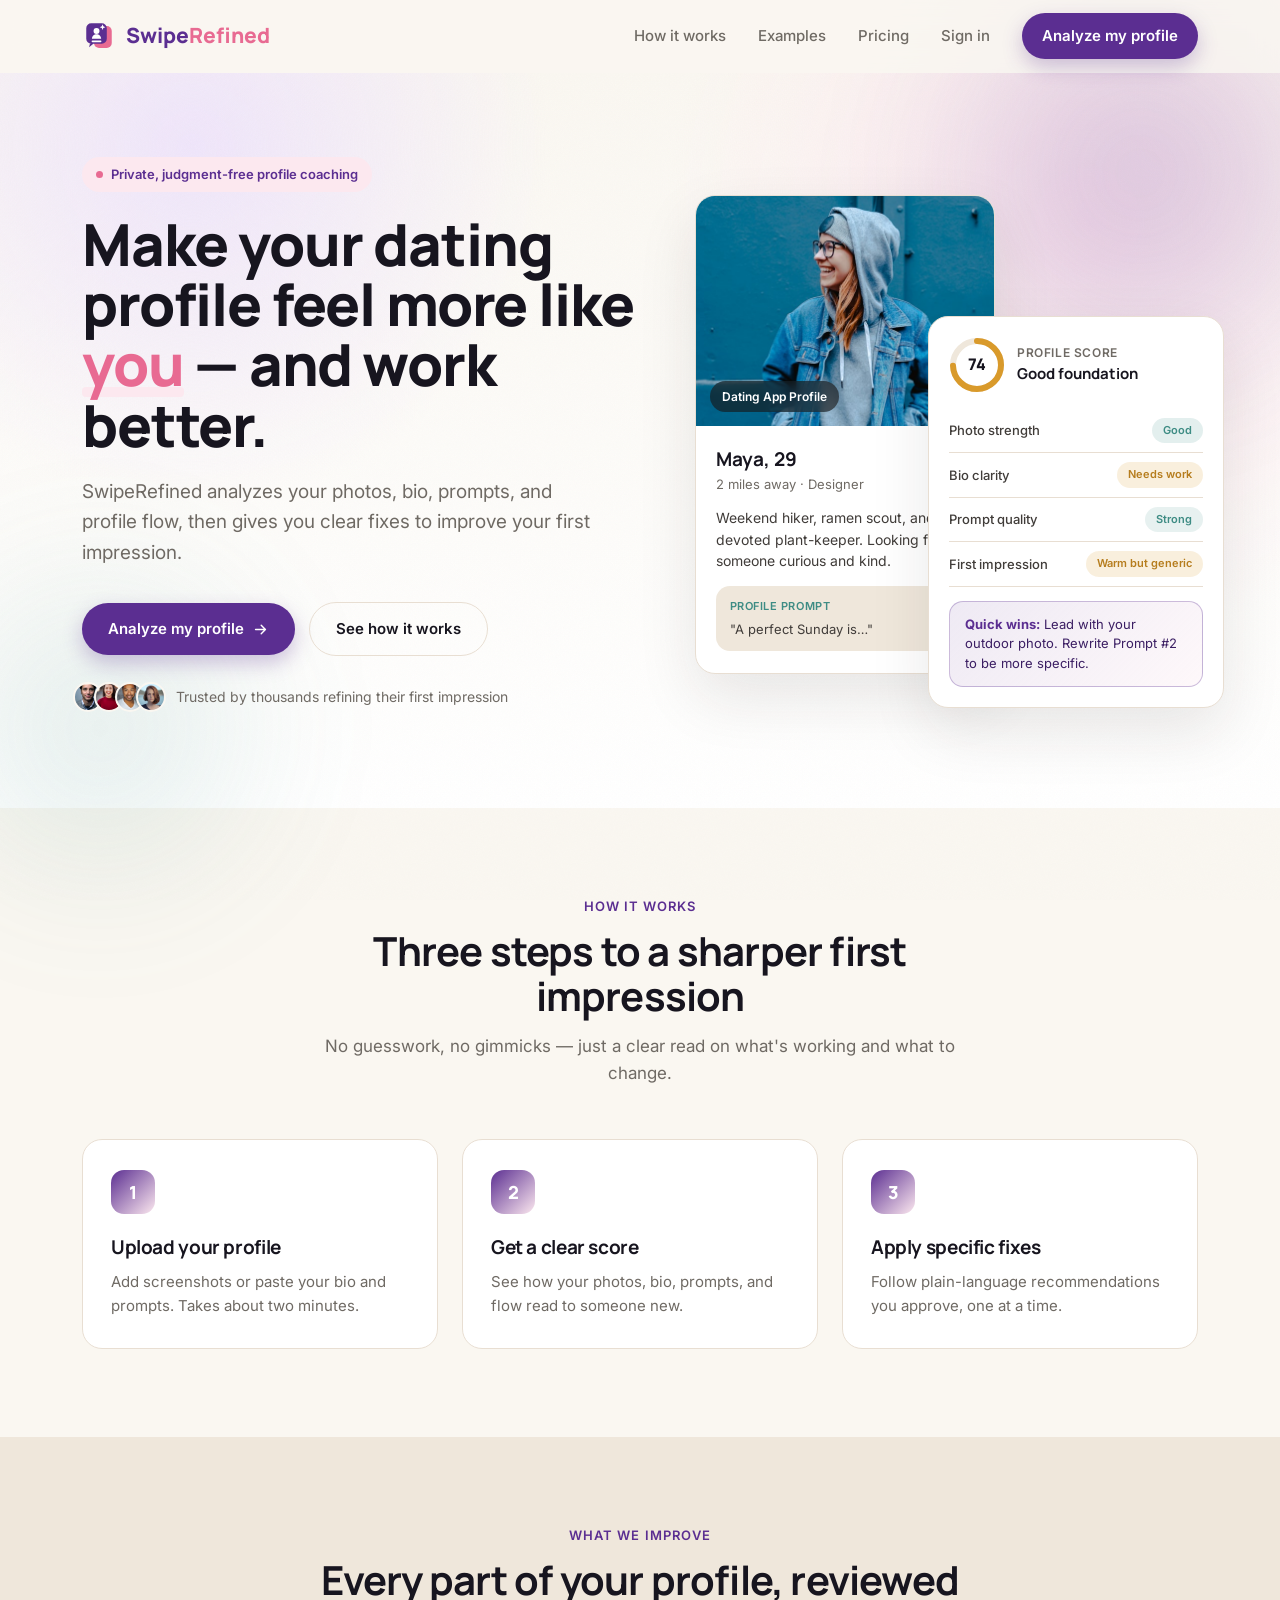
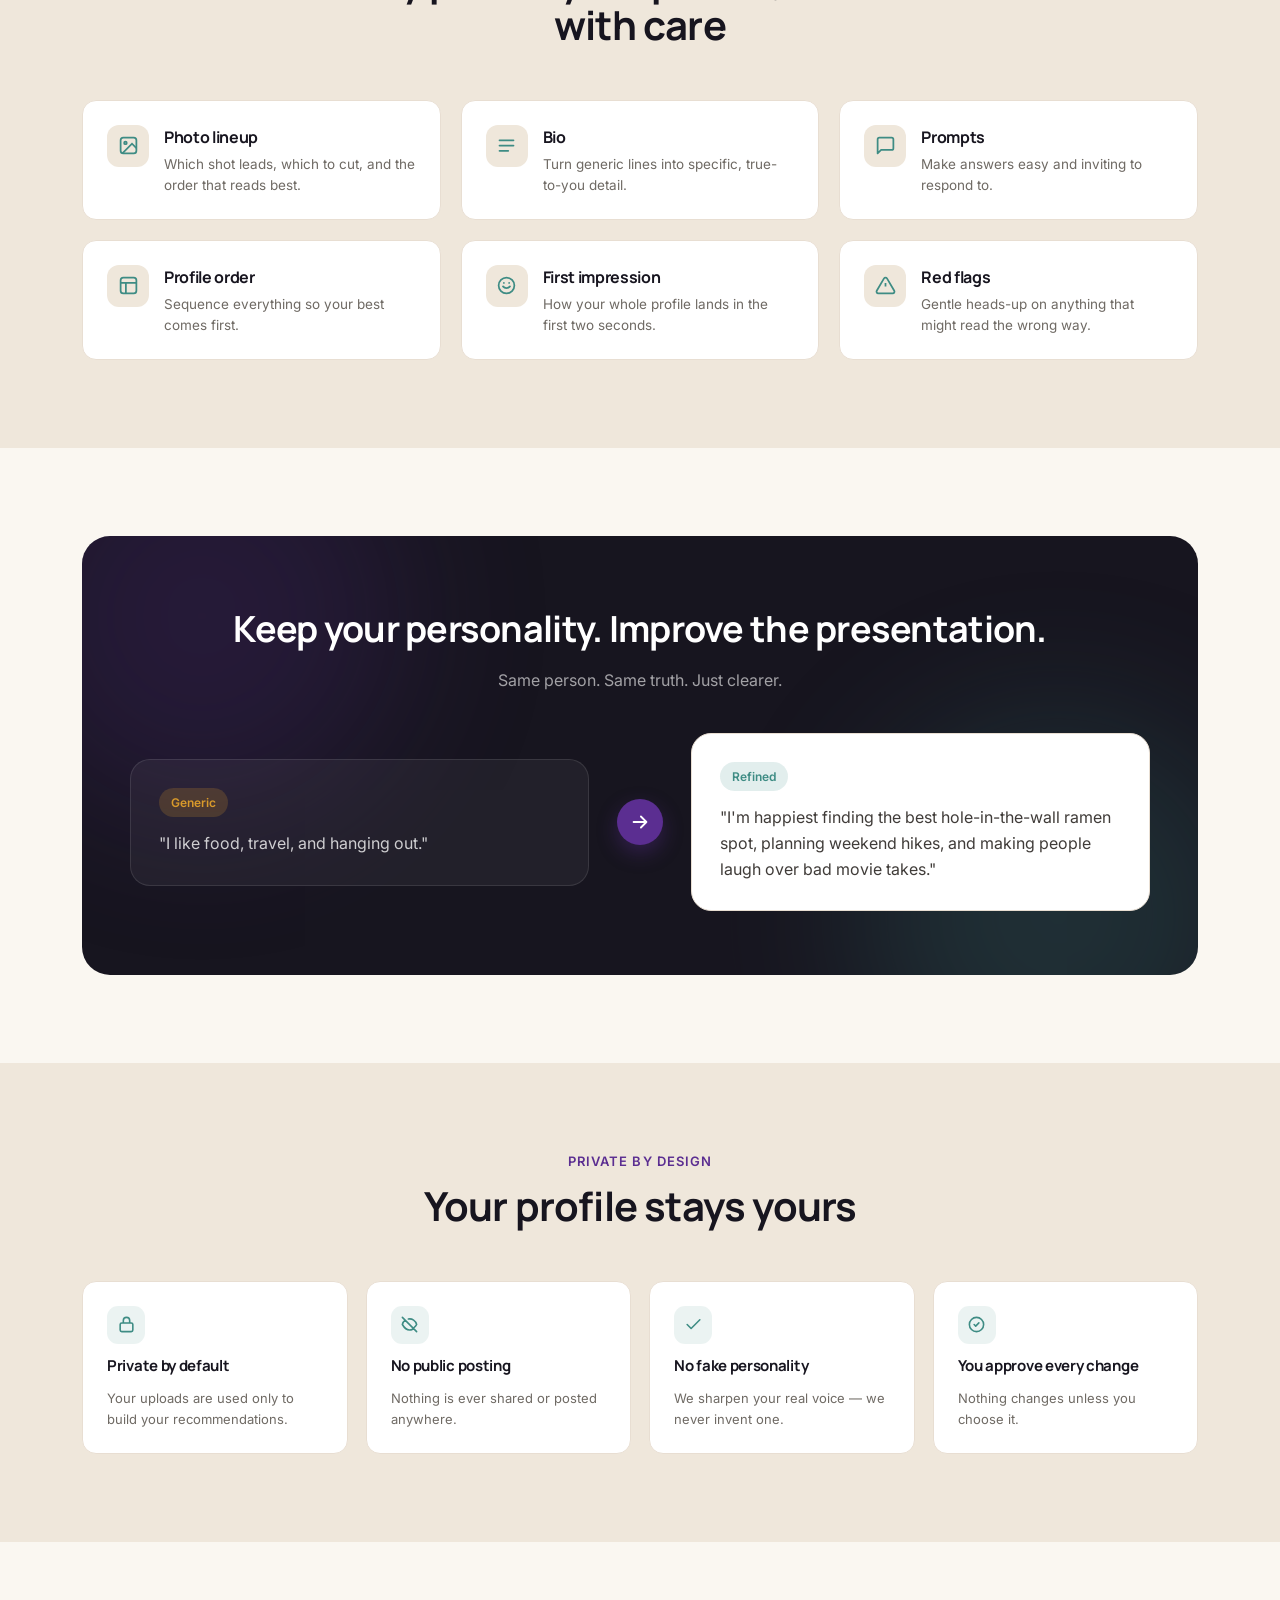
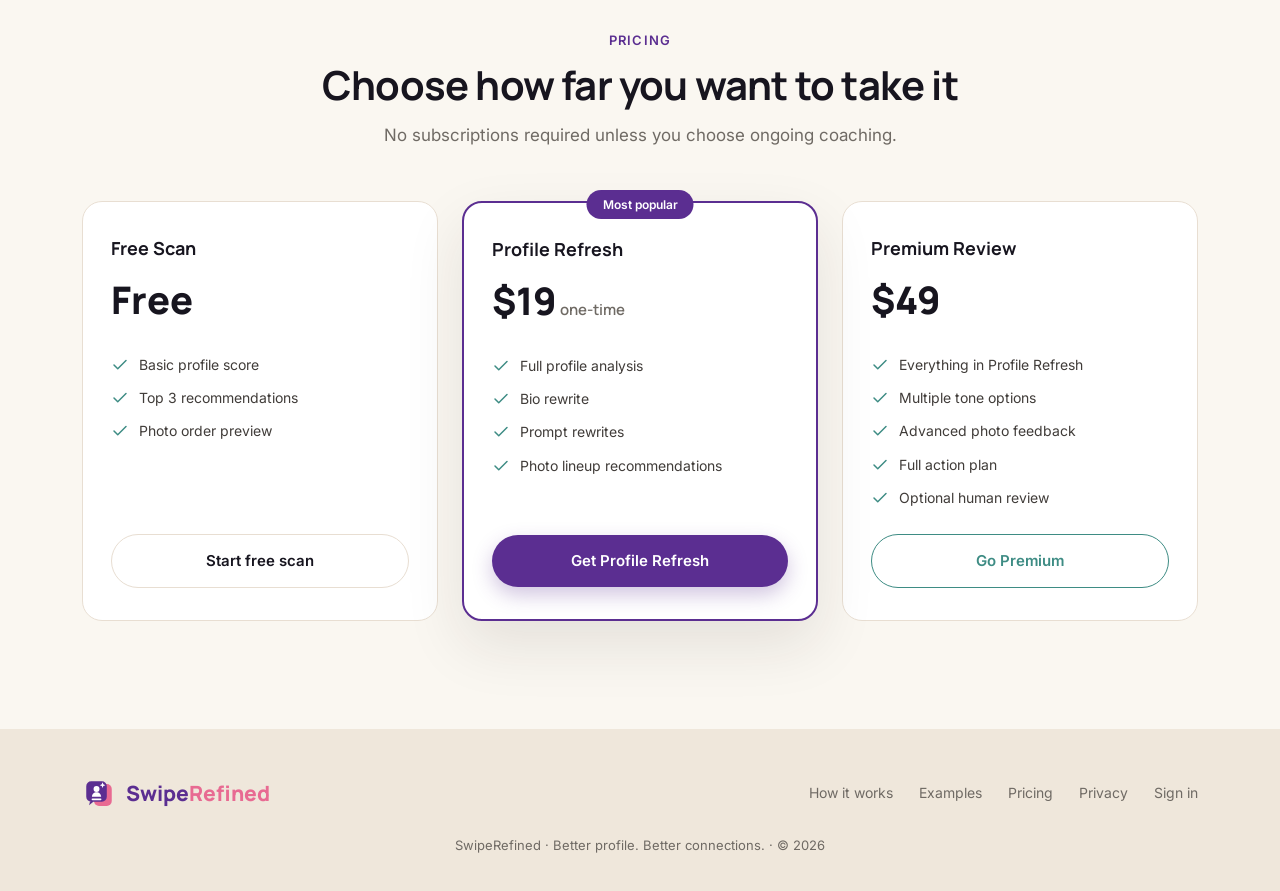
<file: index.html>
<!DOCTYPE html>
<html lang="en">
<head>
<meta charset="UTF-8" />
<meta name="viewport" content="width=device-width, initial-scale=1.0" />
<title>SwipeRefined — Make your dating profile feel more like you</title>
<link rel="icon" href="assets/favicon.ico" sizes="any" />
<link rel="icon" type="image/svg+xml" href="assets/logo-mark.svg" />
<link rel="icon" type="image/png" sizes="32x32" href="assets/favicon-32.png" />
<link rel="apple-touch-icon" href="assets/apple-touch-icon.png" />
<link rel="manifest" href="site.webmanifest" />
<meta name="theme-color" content="#5B2E91" />
<meta name="description" content="SwipeRefined analyzes your photos, bio, prompts, and profile flow, then gives you clear fixes to improve your first impression." />
<meta property="og:type" content="website" />
<meta property="og:title" content="SwipeRefined — Better profile. Better connections." />
<meta property="og:description" content="Improve your dating profile without losing what makes you you." />
<meta property="og:image" content="https://www.swiperefined.com/assets/og-image.png" />
<meta name="twitter:card" content="summary_large_image" />
<link rel="preconnect" href="https://fonts.googleapis.com" />
<link rel="preconnect" href="https://fonts.gstatic.com" crossorigin />
<link href="https://fonts.googleapis.com/css2?family=Manrope:wght@500;600;700;800&family=Inter:wght@400;500;600&display=swap" rel="stylesheet" />
<style>
  :root{
    --cream:#FAF7F1; --charcoal:#17151F; --gray:#6F6A64;
    --coral:#5B2E91; --teal:#3E8C84; --blush:#FCE8EF;
    --green:#3E8C84; --amber:#D99A2B; --card:#FFFFFF;
    --border:#E8DED2; --sand:#EFE7DB; --dark:#17151F;
    --primary:#5B2E91; --primary-hover:#472174; --primary-soft:#EFE5FA;
    --accent:#E86A92; --accent-soft:#FCE8EF; --secondary:#3E8C84; --secondary-soft:#DDF4E9; --warning:#FFF0C7;
    --shadow-sm:0 2px 8px rgba(23,21,31,.04);
    --shadow:0 10px 30px rgba(36,33,31,.06);
    --shadow-lg:0 24px 60px rgba(36,33,31,.10);
    --r-lg:20px; --r-md:14px;
    --ease:cubic-bezier(.22,.61,.36,1);
    --container:1180px;
  }
  *{box-sizing:border-box;margin:0;padding:0}
  html{scroll-behavior:smooth}
  body{
    font-family:'Inter',sans-serif;color:var(--charcoal);
    background:var(--cream);line-height:1.6;-webkit-font-smoothing:antialiased;
    position:relative;overflow-x:hidden;
  }
  /* Grain texture overlay for tactile warmth */
  body::before{
    content:"";position:fixed;inset:0;z-index:1;pointer-events:none;opacity:.025;
    background-image:url("data:image/svg+xml,%3Csvg xmlns='http://www.w3.org/2000/svg' width='160' height='160'%3E%3Cfilter id='n'%3E%3CfeTurbulence type='fractalNoise' baseFrequency='.85' numOctaves='3'/%3E%3C/filter%3E%3Crect width='100%25' height='100%25' filter='url(%23n)'/%3E%3C/svg%3E");
  }
  h1,h2,h3,.display{font-family:'Manrope',sans-serif;letter-spacing:-.02em;color:var(--charcoal)}
  .wrap{max-width:var(--container);margin:0 auto;padding:0 32px;position:relative;z-index:2}
  a{text-decoration:none;color:inherit}

  /* ---------- Buttons ---------- */
  .btn{display:inline-flex;align-items:center;gap:8px;border:none;cursor:pointer;
    font-family:'Inter';font-weight:600;font-size:15px;border-radius:999px;
    padding:14px 26px;transition:transform .25s var(--ease),box-shadow .25s var(--ease),background .25s}
  .btn:focus-visible{outline:3px solid rgba(91,46,145,.45);outline-offset:2px}
  .btn-primary{background:var(--coral);color:#fff;box-shadow:0 8px 20px rgba(91,46,145,.28)}
  .btn-primary:hover{transform:translateY(-2px);box-shadow:0 14px 30px rgba(91,46,145,.38)}
  .btn-ghost{background:transparent;color:var(--charcoal);border:1.5px solid var(--border)}
  .btn-ghost:hover{background:var(--sand);transform:translateY(-2px)}

  /* ---------- Nav ---------- */
  nav{position:sticky;top:0;z-index:50;backdrop-filter:blur(14px);
    background:rgba(250,247,241,.78);border-bottom:1px solid transparent;transition:border-color .3s,box-shadow .3s}
  nav.scrolled{border-color:var(--border);box-shadow:var(--shadow-sm)}
  .nav-inner{display:flex;align-items:center;justify-content:space-between;height:72px}
  .logo{display:flex;align-items:center;gap:10px;font-family:'Manrope';font-weight:800;font-size:21px}
  .logo .mark{width:34px;height:34px;background:url(assets/logo-mark.svg) center/contain no-repeat;display:grid;place-items:center}
  .logo .mark svg{display:none}
  .logo .swipe{color:var(--primary)} .logo .refined{color:var(--accent)}
  .nav-links{display:flex;align-items:center;gap:32px}
  .nav-links a:not(.btn){font-size:15px;color:var(--gray);font-weight:500;position:relative;transition:color .2s}
  .nav-links a:not(.btn)::after{content:"";position:absolute;left:0;bottom:-4px;width:0;height:2px;background:var(--accent);transition:width .25s var(--ease)}
  .nav-links a:not(.btn):hover{color:var(--charcoal)} .nav-links a:not(.btn):hover::after{width:100%}
  @media(max-width:880px){.nav-links a:not(.btn):not(.signin){display:none}}

  /* ---------- Hero ---------- */
  .hero{position:relative;padding:84px 0 96px;background:radial-gradient(circle at 85% 20%, #FCE8EF 0%, transparent 34%), radial-gradient(circle at 15% 10%, #EFE5FA 0%, transparent 28%), linear-gradient(180deg, #FAF7F1 0%, #FFFFFF 100%)}
  .blob{position:absolute;border-radius:50%;filter:blur(60px);opacity:.5;z-index:0;pointer-events:none}
  .blob-1{width:520px;height:520px;background:radial-gradient(circle,rgba(91,46,145,.45),transparent 70%);top:-160px;right:-120px}
  .blob-2{width:440px;height:440px;background:radial-gradient(circle,rgba(62,140,132,.30),transparent 70%);bottom:-140px;left:-120px}
  .hero-grid{display:grid;grid-template-columns:1.05fr .95fr;gap:56px;align-items:center;position:relative;z-index:2}
  @media(max-width:920px){.hero-grid{grid-template-columns:1fr;gap:48px}}
  .eyebrow{display:inline-flex;align-items:center;gap:8px;background:var(--blush);color:#5B2E91;
    font-size:13px;font-weight:600;padding:7px 14px;border-radius:999px;margin-bottom:22px}
  .eyebrow .dot{width:7px;height:7px;border-radius:50%;background:var(--accent)}
  h1.hero-title{font-size:clamp(38px,5vw,58px);font-weight:800;line-height:1.04;margin-bottom:22px}
  h1.hero-title .accent{color:var(--accent);position:relative;white-space:nowrap}
  h1.hero-title .accent::after{content:"";position:absolute;left:0;bottom:6px;width:100%;height:10px;
    background:var(--blush);z-index:-1;border-radius:4px}
  .hero-sub{font-size:19px;color:var(--gray);max-width:520px;margin-bottom:34px}
  .hero-cta{display:flex;gap:14px;flex-wrap:wrap;align-items:center}
  .hero-trust{margin-top:26px;display:flex;align-items:center;gap:10px;color:var(--gray);font-size:14px}
  .avatars{display:flex} .avatars span{width:30px;height:30px;border-radius:50%;border:2.5px solid var(--cream);
    margin-left:-9px;background-size:cover;background-position:center}

  /* ---------- Hero visual: profile card + AI panel ---------- */
  .visual{position:relative;z-index:2}
  .profile-card{background:var(--card);border:1px solid var(--border);border-radius:var(--r-lg);
    overflow:hidden;box-shadow:var(--shadow-lg);max-width:300px;position:relative;z-index:3}
  .profile-photo{height:230px;background-size:cover;background-position:center;position:relative}
  .profile-photo .tag{position:absolute;left:14px;bottom:14px;background:rgba(24,22,21,.62);
    backdrop-filter:blur(6px);color:#fff;font-size:12px;font-weight:600;padding:6px 12px;border-radius:999px}
  .profile-body{padding:18px 20px 22px}
  .profile-body .name{font-family:'Manrope';font-weight:700;font-size:19px}
  .profile-body .meta{color:var(--gray);font-size:13px;margin-bottom:12px}
  .profile-body .bio{font-size:14px;color:#403c39;line-height:1.55}
  .prompt-mini{margin-top:14px;padding:12px 14px;background:var(--sand);border-radius:var(--r-md)}
  .prompt-mini .q{font-size:11px;font-weight:600;color:var(--teal);text-transform:uppercase;letter-spacing:.05em}
  .prompt-mini .a{font-size:13px;color:#403c39;margin-top:3px}

  /* AI feedback panel overlaps the card */
  .ai-panel{position:absolute;right:-26px;bottom:-34px;width:296px;background:var(--card);
    border:1px solid var(--border);border-radius:var(--r-lg);box-shadow:var(--shadow-lg);
    padding:20px;z-index:4}
  @media(max-width:920px){.ai-panel{position:relative;right:auto;bottom:auto;margin:-18px auto 0;width:100%;max-width:360px}}
  @media(max-width:480px){.profile-card{max-width:100%}}
  .ai-head{display:flex;align-items:center;gap:12px;margin-bottom:16px}
  .ring{--v:74;width:56px;height:56px;flex-shrink:0;position:relative}
  .ring svg{transform:rotate(-90deg)} .ring .val{position:absolute;inset:0;display:grid;place-items:center;
    font-family:'Manrope';font-weight:800;font-size:16px}
  .ai-head .lbl{font-size:12px;color:var(--gray);font-weight:600;text-transform:uppercase;letter-spacing:.05em}
  .ai-head .score-word{font-family:'Manrope';font-weight:700;font-size:15px;color:var(--charcoal)}
  .ai-row{display:flex;align-items:center;justify-content:space-between;padding:9px 0;border-bottom:1px solid var(--border)}
  .ai-row:last-of-type{border-bottom:none}
  .ai-row .k{font-size:13px;color:#403c39;font-weight:500}
  .pill{font-size:11px;font-weight:600;padding:4px 11px;border-radius:999px}
  .pill.good{background:rgba(62,140,132,.14);color:var(--green)}
  .pill.warn{background:rgba(217,154,43,.16);color:#b67d1e}
  .pill.strong{background:rgba(62,140,132,.12);color:var(--teal)}
  .ai-rec{margin-top:14px;padding:13px 15px;background:linear-gradient(135deg,rgba(91,46,145,.10),rgba(252,232,239,.30));
    border:1px solid rgba(91,46,145,.30);border-radius:var(--r-md);font-size:13px;color:#3B1E63;line-height:1.5}
  .ai-rec b{color:var(--coral)}

  /* ---------- Section scaffolding ---------- */
  section{position:relative}
  .sec-pad{padding:88px 0}
  .sec-head{text-align:center;max-width:660px;margin:0 auto 52px}
  .sec-head .kick{font-size:13px;font-weight:600;letter-spacing:.08em;text-transform:uppercase;color:var(--coral);margin-bottom:12px}
  .sec-head h2{font-size:clamp(28px,3.4vw,40px);font-weight:700;line-height:1.12;margin-bottom:14px}
  .sec-head p{color:var(--gray);font-size:17px}

  /* How it works */
  .steps{display:grid;grid-template-columns:repeat(3,1fr);gap:24px}
  @media(max-width:820px){.steps{grid-template-columns:1fr}}
  .step{background:var(--card);border:1px solid var(--border);border-radius:var(--r-lg);padding:30px 28px;
    transition:transform .3s var(--ease),box-shadow .3s var(--ease)}
  .step:hover{transform:translateY(-4px);box-shadow:var(--shadow)}
  .step .n{width:44px;height:44px;border-radius:13px;background:linear-gradient(135deg,var(--coral),var(--blush));
    color:#fff;font-family:'Manrope';font-weight:800;display:grid;place-items:center;font-size:18px;margin-bottom:18px}
  .step h3{font-size:19px;margin-bottom:8px} .step p{color:var(--gray);font-size:15px}

  /* What we improve */
  .improve-grid{display:grid;grid-template-columns:repeat(3,1fr);gap:20px}
  @media(max-width:820px){.improve-grid{grid-template-columns:repeat(2,1fr)}}
  @media(max-width:520px){.improve-grid{grid-template-columns:1fr}}
  .icard{background:var(--card);border:1px solid var(--border);border-radius:var(--r-md);padding:24px;
    display:flex;gap:15px;align-items:flex-start;transition:transform .3s var(--ease),border-color .3s}
  .icard:hover{transform:translateY(-3px);border-color:var(--coral)}
  .icard .ic{width:42px;height:42px;border-radius:12px;background:var(--sand);display:grid;place-items:center;flex-shrink:0}
  .icard .ic svg{width:21px;height:21px;stroke:var(--teal)}
  .icard h3{font-size:16px;margin-bottom:4px} .icard p{font-size:13.5px;color:var(--gray);line-height:1.5}

  /* Before / after */
  .ba-wrap{background:var(--dark);border-radius:28px;padding:64px 48px;position:relative;overflow:hidden}
  .ba-wrap .glow{position:absolute;width:400px;height:400px;border-radius:50%;filter:blur(80px);opacity:.22}
  .ba-wrap .g1{background:var(--coral);top:-120px;left:-80px} .ba-wrap .g2{background:var(--teal);bottom:-140px;right:-60px}
  .ba-head{text-align:center;margin-bottom:40px;position:relative;z-index:2}
  .ba-head h2{color:#fff;font-size:clamp(26px,3vw,36px)}
  .ba-head p{color:rgba(255,255,255,.6);margin-top:10px}
  .ba-grid{display:grid;grid-template-columns:1fr auto 1fr;gap:28px;align-items:center;position:relative;z-index:2}
  @media(max-width:820px){.ba-grid{grid-template-columns:1fr;gap:18px}.ba-arrow{transform:rotate(90deg)}}
  .ba-card{border-radius:var(--r-lg);padding:28px}
  .ba-before{background:rgba(255,255,255,.05);border:1px solid rgba(255,255,255,.10)}
  .ba-after{background:var(--card);border:1px solid var(--border)}
  .ba-card .tag{font-size:12px;font-weight:600;padding:5px 12px;border-radius:999px;display:inline-block;margin-bottom:14px}
  .ba-before .tag{background:rgba(217,154,43,.2);color:var(--amber)}
  .ba-after .tag{background:rgba(62,140,132,.15);color:var(--green)}
  .ba-before p{color:rgba(255,255,255,.78);font-size:16px;line-height:1.6}
  .ba-after p{color:#403c39;font-size:16px;line-height:1.6}
  .ba-arrow{width:46px;height:46px;border-radius:50%;background:var(--coral);display:grid;place-items:center;margin:0 auto;box-shadow:0 8px 20px rgba(91,46,145,.4)}
  .ba-arrow svg{stroke:#fff;width:22px;height:22px}

  /* Trust */
  .trust-grid{display:grid;grid-template-columns:repeat(4,1fr);gap:18px}
  @media(max-width:820px){.trust-grid{grid-template-columns:repeat(2,1fr)}}
  .trust{display:flex;flex-direction:column;gap:10px;padding:24px;background:var(--card);border:1px solid var(--border);border-radius:var(--r-md)}
  .trust .ic{width:38px;height:38px;border-radius:11px;background:rgba(62,140,132,.10);display:grid;place-items:center}
  .trust .ic svg{width:19px;height:19px;stroke:var(--teal)}
  .trust h3{font-size:15px} .trust p{font-size:13px;color:var(--gray)}

  /* Pricing */
  .price-grid{display:grid;grid-template-columns:repeat(3,1fr);gap:24px;align-items:stretch}
  @media(max-width:820px){.price-grid{grid-template-columns:1fr;max-width:420px;margin:0 auto}}
  .price{background:var(--card);border:1px solid var(--border);border-radius:var(--r-lg);padding:32px 28px;
    display:flex;flex-direction:column;transition:transform .3s var(--ease),box-shadow .3s var(--ease)}
  .price:hover{transform:translateY(-4px);box-shadow:var(--shadow)}
  .price.feat{border:2px solid var(--coral);box-shadow:var(--shadow-lg);position:relative}
  .price.feat .ribbon{position:absolute;top:-13px;left:50%;transform:translateX(-50%);background:var(--coral);
    color:#fff;font-size:12px;font-weight:600;padding:5px 16px;border-radius:999px;white-space:nowrap}
  .price .tier{font-family:'Manrope';font-weight:700;font-size:18px;margin-bottom:6px}
  .price .amt{font-family:'Manrope';font-weight:800;font-size:38px;margin-bottom:4px}
  .price .amt small{font-size:15px;font-weight:600;color:var(--gray)}
  .price .feats{list-style:none;margin:20px 0 24px;display:flex;flex-direction:column;gap:11px;flex:1}
  .price .feats li{display:flex;gap:10px;font-size:14px;color:#403c39}
  .price .feats svg{width:18px;height:18px;stroke:var(--green);flex-shrink:0;margin-top:2px}

  /* Footer */
  footer{background:var(--sand);padding:48px 0 36px;margin-top:20px}
  .foot-inner{display:flex;justify-content:space-between;align-items:center;flex-wrap:wrap;gap:20px}
  .foot-links{display:flex;gap:26px;flex-wrap:wrap} .foot-links a{color:var(--gray);font-size:14px;transition:color .2s}
  .foot-links a:hover{color:var(--coral)}
  .foot-note{color:var(--gray);font-size:13px;margin-top:24px;text-align:center}

  /* ---------- Reveal animation ---------- */
  .reveal{opacity:0;transform:translateY(22px);transition:opacity .7s var(--ease),transform .7s var(--ease)}
  .reveal.in{opacity:1;transform:none}
  .hero .reveal{transition-delay:calc(var(--i,0)*90ms)}
  @media(prefers-reduced-motion:reduce){
    .reveal{opacity:1;transform:none;transition:none}
    *{animation:none!important}
    html{scroll-behavior:auto}
  }
</style>
</head>
<body>

<nav id="nav">
  <div class="wrap nav-inner">
    <a class="logo" href="#"><span class="mark">
      <svg width="16" height="16" viewBox="0 0 24 24" fill="none"><rect x="4" y="3" width="16" height="18" rx="3" stroke="#fff" stroke-width="2"/><path d="M9 16l1.5-3.5L14 11l-3.5-1.5L9 6l-1.5 3.5L4 11l3.5 1.5L9 16z" fill="#fff"/></svg>
    </span><span><span class="swipe">Swipe</span><span class="refined">Refined</span></span></a>
    <div class="nav-links">
      <a href="#how">How it works</a>
      <a href="#examples">Examples</a>
      <a href="#pricing">Pricing</a>
      <a href="#" class="signin">Sign in</a>
      <a href="#" class="btn btn-primary" style="padding:11px 20px">Analyze my profile</a>
    </div>
  </div>
</nav>

<header class="hero">
  <span class="blob blob-1"></span><span class="blob blob-2"></span>
  <div class="wrap hero-grid">
    <div class="hero-copy">
      <span class="eyebrow reveal" style="--i:0"><span class="dot"></span>Private, judgment-free profile coaching</span>
      <h1 class="hero-title reveal" style="--i:1">Make your dating profile feel more like <span class="accent">you</span> — and work better.</h1>
      <p class="hero-sub reveal" style="--i:2">SwipeRefined analyzes your photos, bio, prompts, and profile flow, then gives you clear fixes to improve your first impression.</p>
      <div class="hero-cta reveal" style="--i:3">
        <a href="#" class="btn btn-primary">Analyze my profile
          <svg width="17" height="17" viewBox="0 0 24 24" fill="none"><path d="M5 12h14M13 6l6 6-6 6" stroke="#fff" stroke-width="2" stroke-linecap="round" stroke-linejoin="round"/></svg>
        </a>
        <a href="#how" class="btn btn-ghost">See how it works</a>
      </div>
      <div class="hero-trust reveal" style="--i:4">
        <div class="avatars">
          <span style="background-image:url(assets/portrait-jordan.jpg)"></span>
          <span style="background-image:url(assets/portrait-taylor.jpg)"></span>
          <span style="background-image:url(assets/portrait-alex.jpg)"></span>
          <span style="background-image:url(assets/portrait-chris.jpg)"></span>
        </div>
        <span>Trusted by thousands refining their first impression</span>
      </div>
    </div>

    <div class="visual reveal" style="--i:3">
      <div class="profile-card">
        <div class="profile-photo" style="background-image:url(assets/portrait-maya.jpg)">
          <span class="tag">Dating App Profile</span>
        </div>
        <div class="profile-body">
          <div class="name">Maya, 29</div>
          <div class="meta">2 miles away · Designer</div>
          <p class="bio">Weekend hiker, ramen scout, and devoted plant-keeper. Looking for someone curious and kind.</p>
          <div class="prompt-mini">
            <div class="q">Profile Prompt</div>
            <div class="a">"A perfect Sunday is…"</div>
          </div>
        </div>
      </div>

      <aside class="ai-panel">
        <div class="ai-head">
          <div class="ring" data-val="74">
            <svg width="56" height="56" viewBox="0 0 56 56">
              <circle cx="28" cy="28" r="24" fill="none" stroke="#EFE7DB" stroke-width="6"/>
              <circle class="ring-fg" cx="28" cy="28" r="24" fill="none" stroke="#D99A2B" stroke-width="6" stroke-linecap="round" stroke-dasharray="150.8" stroke-dashoffset="150.8"/>
            </svg>
            <span class="val">0</span>
          </div>
          <div>
            <div class="lbl">Profile score</div>
            <div class="score-word">Good foundation</div>
          </div>
        </div>
        <div class="ai-row"><span class="k">Photo strength</span><span class="pill good">Good</span></div>
        <div class="ai-row"><span class="k">Bio clarity</span><span class="pill warn">Needs work</span></div>
        <div class="ai-row"><span class="k">Prompt quality</span><span class="pill strong">Strong</span></div>
        <div class="ai-row"><span class="k">First impression</span><span class="pill warn">Warm but generic</span></div>
        <div class="ai-rec"><b>Quick wins:</b> Lead with your outdoor photo. Rewrite Prompt #2 to be more specific.</div>
      </aside>
    </div>
  </div>
</header>

<!-- How it works -->
<section id="how" class="sec-pad">
  <div class="wrap">
    <div class="sec-head reveal">
      <div class="kick">How it works</div>
      <h2>Three steps to a sharper first impression</h2>
      <p>No guesswork, no gimmicks — just a clear read on what's working and what to change.</p>
    </div>
    <div class="steps">
      <div class="step reveal"><div class="n">1</div><h3>Upload your profile</h3><p>Add screenshots or paste your bio and prompts. Takes about two minutes.</p></div>
      <div class="step reveal"><div class="n">2</div><h3>Get a clear score</h3><p>See how your photos, bio, prompts, and flow read to someone new.</p></div>
      <div class="step reveal"><div class="n">3</div><h3>Apply specific fixes</h3><p>Follow plain-language recommendations you approve, one at a time.</p></div>
    </div>
  </div>
</section>

<!-- What we improve -->
<section class="sec-pad" style="background:var(--sand)">
  <div class="wrap">
    <div class="sec-head reveal">
      <div class="kick">What we improve</div>
      <h2>Every part of your profile, reviewed with care</h2>
    </div>
    <div class="improve-grid">
      <div class="icard reveal"><span class="ic"><svg viewBox="0 0 24 24" fill="none"><rect x="3" y="3" width="18" height="18" rx="3" stroke-width="2"/><circle cx="8.5" cy="9" r="1.5" stroke-width="2"/><path d="M21 15l-5-5L5 21" stroke-width="2"/></svg></span><div><h3>Photo lineup</h3><p>Which shot leads, which to cut, and the order that reads best.</p></div></div>
      <div class="icard reveal"><span class="ic"><svg viewBox="0 0 24 24" fill="none"><path d="M4 6h16M4 12h16M4 18h10" stroke-width="2" stroke-linecap="round"/></svg></span><div><h3>Bio</h3><p>Turn generic lines into specific, true-to-you detail.</p></div></div>
      <div class="icard reveal"><span class="ic"><svg viewBox="0 0 24 24" fill="none"><path d="M21 15a2 2 0 01-2 2H7l-4 4V5a2 2 0 012-2h14a2 2 0 012 2z" stroke-width="2" stroke-linejoin="round"/></svg></span><div><h3>Prompts</h3><p>Make answers easy and inviting to respond to.</p></div></div>
      <div class="icard reveal"><span class="ic"><svg viewBox="0 0 24 24" fill="none"><path d="M3 9h18M9 21V9" stroke-width="2"/><rect x="3" y="3" width="18" height="18" rx="3" stroke-width="2"/></svg></span><div><h3>Profile order</h3><p>Sequence everything so your best comes first.</p></div></div>
      <div class="icard reveal"><span class="ic"><svg viewBox="0 0 24 24" fill="none"><circle cx="12" cy="12" r="9" stroke-width="2"/><path d="M8 13s1.5 2 4 2 4-2 4-2M9 9h.01M15 9h.01" stroke-width="2" stroke-linecap="round"/></svg></span><div><h3>First impression</h3><p>How your whole profile lands in the first two seconds.</p></div></div>
      <div class="icard reveal"><span class="ic"><svg viewBox="0 0 24 24" fill="none"><path d="M12 9v4M12 17h.01M10.3 3.9L2 18a2 2 0 001.7 3h16.6a2 2 0 001.7-3L13.7 3.9a2 2 0 00-3.4 0z" stroke-width="2" stroke-linejoin="round"/></svg></span><div><h3>Red flags</h3><p>Gentle heads-up on anything that might read the wrong way.</p></div></div>
    </div>
  </div>
</section>

<!-- Before / After -->
<section id="examples" class="sec-pad">
  <div class="wrap">
    <div class="ba-wrap reveal">
      <span class="glow g1"></span><span class="glow g2"></span>
      <div class="ba-head"><h2>Keep your personality. Improve the presentation.</h2><p>Same person. Same truth. Just clearer.</p></div>
      <div class="ba-grid">
        <div class="ba-card ba-before"><span class="tag">Generic</span><p>"I like food, travel, and hanging out."</p></div>
        <div class="ba-arrow"><svg viewBox="0 0 24 24" fill="none"><path d="M5 12h14M13 6l6 6-6 6" stroke-width="2" stroke-linecap="round" stroke-linejoin="round"/></svg></div>
        <div class="ba-card ba-after"><span class="tag">Refined</span><p>"I'm happiest finding the best hole-in-the-wall ramen spot, planning weekend hikes, and making people laugh over bad movie takes."</p></div>
      </div>
    </div>
  </div>
</section>

<!-- Trust -->
<section class="sec-pad" style="background:var(--sand)">
  <div class="wrap">
    <div class="sec-head reveal"><div class="kick">Private by design</div><h2>Your profile stays yours</h2></div>
    <div class="trust-grid">
      <div class="trust reveal"><span class="ic"><svg viewBox="0 0 24 24" fill="none"><rect x="4" y="10" width="16" height="11" rx="2" stroke-width="2"/><path d="M8 10V7a4 4 0 018 0v3" stroke-width="2"/></svg></span><h3>Private by default</h3><p>Your uploads are used only to build your recommendations.</p></div>
      <div class="trust reveal"><span class="ic"><svg viewBox="0 0 24 24" fill="none"><path d="M3 3l18 18M10.6 5.1A9 9 0 0121 12s-1 2-3 3.5M6.6 6.6A9 9 0 003 12s4 7 9 7a8.8 8.8 0 004-1" stroke-width="2" stroke-linecap="round"/></svg></span><h3>No public posting</h3><p>Nothing is ever shared or posted anywhere.</p></div>
      <div class="trust reveal"><span class="ic"><svg viewBox="0 0 24 24" fill="none"><path d="M20 6L9 17l-5-5" stroke-width="2" stroke-linecap="round" stroke-linejoin="round"/></svg></span><h3>No fake personality</h3><p>We sharpen your real voice — we never invent one.</p></div>
      <div class="trust reveal"><span class="ic"><svg viewBox="0 0 24 24" fill="none"><circle cx="12" cy="12" r="9" stroke-width="2"/><path d="M9 12l2 2 4-4" stroke-width="2" stroke-linecap="round" stroke-linejoin="round"/></svg></span><h3>You approve every change</h3><p>Nothing changes unless you choose it.</p></div>
    </div>
  </div>
</section>

<!-- Pricing -->
<section id="pricing" class="sec-pad">
  <div class="wrap">
    <div class="sec-head reveal"><div class="kick">Pricing</div><h2>Choose how far you want to take it</h2><p>No subscriptions required unless you choose ongoing coaching.</p></div>
    <div class="price-grid">
      <div class="price reveal">
        <div class="tier">Free Scan</div><div class="amt">Free</div>
        <ul class="feats">
          <li><svg viewBox="0 0 24 24" fill="none"><path d="M20 6L9 17l-5-5" stroke-width="2" stroke-linecap="round" stroke-linejoin="round"/></svg>Basic profile score</li>
          <li><svg viewBox="0 0 24 24" fill="none"><path d="M20 6L9 17l-5-5" stroke-width="2" stroke-linecap="round" stroke-linejoin="round"/></svg>Top 3 recommendations</li>
          <li><svg viewBox="0 0 24 24" fill="none"><path d="M20 6L9 17l-5-5" stroke-width="2" stroke-linecap="round" stroke-linejoin="round"/></svg>Photo order preview</li>
        </ul>
        <a href="#" class="btn btn-ghost" style="justify-content:center">Start free scan</a>
      </div>
      <div class="price feat reveal">
        <span class="ribbon">Most popular</span>
        <div class="tier">Profile Refresh</div><div class="amt">$19<small> one-time</small></div>
        <ul class="feats">
          <li><svg viewBox="0 0 24 24" fill="none"><path d="M20 6L9 17l-5-5" stroke-width="2" stroke-linecap="round" stroke-linejoin="round"/></svg>Full profile analysis</li>
          <li><svg viewBox="0 0 24 24" fill="none"><path d="M20 6L9 17l-5-5" stroke-width="2" stroke-linecap="round" stroke-linejoin="round"/></svg>Bio rewrite</li>
          <li><svg viewBox="0 0 24 24" fill="none"><path d="M20 6L9 17l-5-5" stroke-width="2" stroke-linecap="round" stroke-linejoin="round"/></svg>Prompt rewrites</li>
          <li><svg viewBox="0 0 24 24" fill="none"><path d="M20 6L9 17l-5-5" stroke-width="2" stroke-linecap="round" stroke-linejoin="round"/></svg>Photo lineup recommendations</li>
        </ul>
        <a href="#" class="btn btn-primary" style="justify-content:center">Get Profile Refresh</a>
      </div>
      <div class="price reveal">
        <div class="tier">Premium Review</div><div class="amt">$49</div>
        <ul class="feats">
          <li><svg viewBox="0 0 24 24" fill="none"><path d="M20 6L9 17l-5-5" stroke-width="2" stroke-linecap="round" stroke-linejoin="round"/></svg>Everything in Profile Refresh</li>
          <li><svg viewBox="0 0 24 24" fill="none"><path d="M20 6L9 17l-5-5" stroke-width="2" stroke-linecap="round" stroke-linejoin="round"/></svg>Multiple tone options</li>
          <li><svg viewBox="0 0 24 24" fill="none"><path d="M20 6L9 17l-5-5" stroke-width="2" stroke-linecap="round" stroke-linejoin="round"/></svg>Advanced photo feedback</li>
          <li><svg viewBox="0 0 24 24" fill="none"><path d="M20 6L9 17l-5-5" stroke-width="2" stroke-linecap="round" stroke-linejoin="round"/></svg>Full action plan</li>
          <li><svg viewBox="0 0 24 24" fill="none"><path d="M20 6L9 17l-5-5" stroke-width="2" stroke-linecap="round" stroke-linejoin="round"/></svg>Optional human review</li>
        </ul>
        <a href="#" class="btn btn-ghost" style="justify-content:center;border-color:var(--teal);color:var(--teal)">Go Premium</a>
      </div>
    </div>
  </div>
</section>

<footer>
  <div class="wrap">
    <div class="foot-inner">
      <a class="logo" href="#"><span class="mark"><svg width="16" height="16" viewBox="0 0 24 24" fill="none"><rect x="4" y="3" width="16" height="18" rx="3" stroke="#fff" stroke-width="2"/><path d="M9 16l1.5-3.5L14 11l-3.5-1.5L9 6l-1.5 3.5L4 11l3.5 1.5L9 16z" fill="#fff"/></svg></span><span><span class="swipe">Swipe</span><span class="refined">Refined</span></span></a>
      <div class="foot-links"><a href="#how">How it works</a><a href="#examples">Examples</a><a href="#pricing">Pricing</a><a href="#">Privacy</a><a href="#">Sign in</a></div>
    </div>
    <p class="foot-note">SwipeRefined · Better profile. Better connections. · © 2026</p>
  </div>
</footer>

<script>
  // Sticky nav shadow
  const nav=document.getElementById('nav');
  addEventListener('scroll',()=>nav.classList.toggle('scrolled',scrollY>8));

  // Staggered reveal on scroll
  const io=new IntersectionObserver((es)=>es.forEach(e=>{if(e.isIntersecting){e.target.classList.add('in');io.unobserve(e.target);}}),{threshold:.14});
  document.querySelectorAll('.reveal').forEach(el=>io.observe(el));

  // Animate the score ring + count-up when visible
  const ring=document.querySelector('.ring');
  const ro=new IntersectionObserver((es)=>es.forEach(e=>{
    if(!e.isIntersecting)return; ro.unobserve(e.target);
    const reduce=matchMedia('(prefers-reduced-motion:reduce)').matches;
    const target=+ring.dataset.val, C=150.8, fg=ring.querySelector('.ring-fg'), val=ring.querySelector('.val');
    if(reduce){fg.style.strokeDashoffset=C*(1-target/100);val.textContent=target;return;}
    fg.style.transition='stroke-dashoffset 1.4s cubic-bezier(.22,.61,.36,1)';
    requestAnimationFrame(()=>fg.style.strokeDashoffset=C*(1-target/100));
    let n=0;const step=()=>{n+=2;if(n>=target){val.textContent=target;return;}val.textContent=n;requestAnimationFrame(step);};
    setTimeout(step,200);
  }),{threshold:.5});
  ro.observe(ring);
</script>
</body>
</html>
</file>
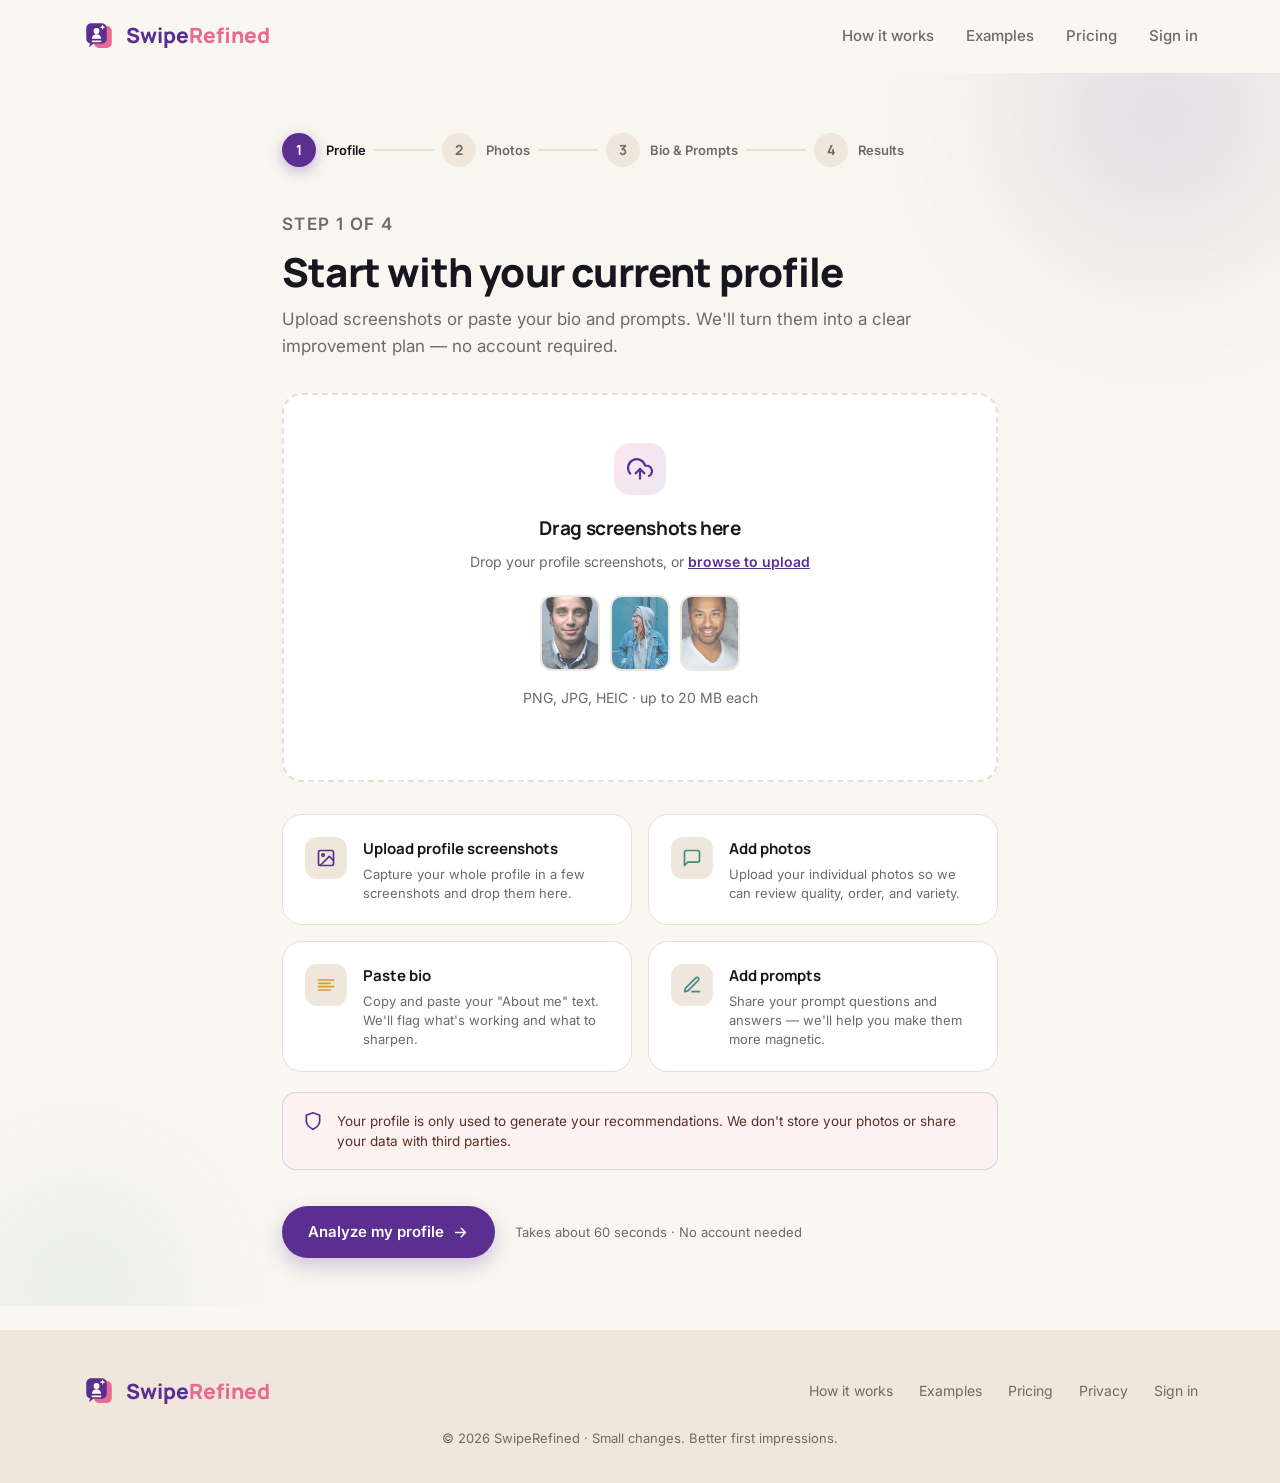
<file: 02-upload-refined.html>
<!DOCTYPE html>
<html lang="en">
<head>
<meta charset="UTF-8" />
<meta name="viewport" content="width=device-width, initial-scale=1.0" />
<title>SwipeRefined — Analyze Your Profile</title>
<link rel="preconnect" href="https://fonts.googleapis.com" />
<link rel="preconnect" href="https://fonts.gstatic.com" crossorigin />
<link rel="stylesheet" href="kit.css" />
<style>
/* ── Page-specific styles ── */
.upload-hero{padding:60px 0 48px;position:relative;overflow:hidden}
.upload-blob-c{width:440px;height:440px;background:radial-gradient(circle,rgba(91,46,145,.32),transparent 70%);top:-180px;right:-100px;position:absolute;border-radius:50%;filter:blur(60px);opacity:.5;z-index:0;pointer-events:none}
.upload-blob-t{width:360px;height:360px;background:radial-gradient(circle,rgba(62,140,132,.22),transparent 70%);bottom:-160px;left:-100px;position:absolute;border-radius:50%;filter:blur(60px);opacity:.5;z-index:0;pointer-events:none}

/* Progress stepper */
.stepper{display:flex;align-items:center;gap:0;margin-bottom:44px}
.step-item{display:flex;align-items:center;gap:10px}
.step-circle{width:34px;height:34px;border-radius:50%;display:grid;place-items:center;font-family:'Manrope';font-weight:700;font-size:14px;flex-shrink:0;transition:background .25s,color .25s}
.step-circle.active{background:var(--coral);color:#fff;box-shadow:0 4px 14px rgba(91,46,145,.35)}
.step-circle.done{background:var(--green);color:#fff}
.step-circle.upcoming{background:var(--sand);color:var(--gray)}
.step-label{font-size:13px;font-weight:600;white-space:nowrap}
.step-label.active{color:var(--charcoal)}
.step-label.upcoming{color:var(--gray)}
.step-connector{flex:1;height:2px;background:var(--border);min-width:24px;max-width:60px;margin:0 8px}
@media(max-width:600px){.step-label{display:none}.step-connector{min-width:12px;max-width:28px}}

/* Drop zone */
.dropzone{border:2px dashed var(--border);border-radius:var(--r-lg);padding:48px 32px;text-align:center;
  background:var(--card);transition:border-color .25s,background .25s;cursor:pointer;position:relative}
.dropzone:hover,.dropzone:focus-within{border-color:var(--coral);background:rgba(91,46,145,.03)}
.dropzone-icon{width:52px;height:52px;border-radius:16px;background:linear-gradient(135deg,var(--blush),rgba(91,46,145,.12));
  display:grid;place-items:center;margin:0 auto 18px}
.dropzone h3{font-family:'Manrope';font-weight:700;font-size:19px;margin-bottom:8px}
.dropzone p{color:var(--gray);font-size:14px;margin-bottom:22px}
.dropzone .browse-link{color:var(--coral);font-weight:600;text-decoration:underline;cursor:pointer}
.sample-thumbs{display:flex;gap:10px;justify-content:center;margin-top:20px;flex-wrap:wrap}
.sample-thumbs img{width:60px;height:76px;object-fit:cover;border-radius:var(--r-sm);
  border:2px solid var(--border);opacity:.7;transition:opacity .2s}
.sample-thumbs img:hover{opacity:1}
.dropzone-hint{margin-top:16px;font-size:12px;color:var(--gray)}

/* Option cards grid */
.options-grid{display:grid;grid-template-columns:repeat(2,1fr);gap:16px;margin-top:32px}
@media(max-width:600px){.options-grid{grid-template-columns:1fr}}
.option-card{display:flex;align-items:flex-start;gap:16px;padding:22px}
.option-card .icon-wrap{width:42px;height:42px;border-radius:12px;background:var(--sand);
  display:grid;place-items:center;flex-shrink:0;transition:background .25s}
.option-card:hover .icon-wrap{background:var(--blush)}
.option-card h4{font-family:'Manrope';font-weight:700;font-size:15px;margin-bottom:4px}
.option-card p{font-size:13px;color:var(--gray);line-height:1.45}

/* Privacy card */
.privacy-card{display:flex;align-items:flex-start;gap:14px;background:rgba(252,232,239,.35);
  border:1px solid rgba(91,46,145,.18);border-radius:var(--r-md);padding:18px 20px;margin-top:20px}
.privacy-card .icon{flex-shrink:0;color:var(--coral)}
.privacy-card p{font-size:13.5px;color:#5c3028;line-height:1.5}

/* CTA block */
.cta-block{margin-top:36px;display:flex;align-items:center;gap:20px;flex-wrap:wrap}
.cta-note{font-size:13px;color:var(--gray)}
</style>
</head>
<body>

<!-- NAV -->
<nav class="sr-nav" id="sr-nav">
  <div class="wrap nav-inner">
    <a class="logo" href="01-landing-refined.html">
      <span class="mark">
        <svg width="16" height="16" viewBox="0 0 24 24" fill="none"><rect x="4" y="3" width="16" height="18" rx="3" stroke="#fff" stroke-width="2"/><path d="M9 16l1.5-3.5L14 11l-3.5-1.5L9 6l-1.5 3.5L4 11l3.5 1.5L9 16z" fill="#fff"/></svg>
      </span>
      <span><span class="swipe">Swipe</span><span class="refined">Refined</span></span>
    </a>
    <div class="nav-links">
      <a href="01-landing-refined.html#how">How it works</a>
      <a href="01-landing-refined.html#examples">Examples</a>
      <a href="01-landing-refined.html#pricing">Pricing</a>
      <a href="#" class="signin">Sign in</a>
    </div>
  </div>
</nav>

<!-- MAIN CONTENT -->
<main class="upload-hero">
  <span class="upload-blob-c"></span>
  <span class="upload-blob-t"></span>
  <div class="wrap" style="position:relative;z-index:2;max-width:780px">

    <!-- Progress stepper -->
    <div class="stepper stagger reveal" style="--i:0">
      <div class="step-item">
        <span class="step-circle active">1</span>
        <span class="step-label active">Profile</span>
      </div>
      <div class="step-connector"></div>
      <div class="step-item">
        <span class="step-circle upcoming">2</span>
        <span class="step-label upcoming">Photos</span>
      </div>
      <div class="step-connector"></div>
      <div class="step-item">
        <span class="step-circle upcoming">3</span>
        <span class="step-label upcoming">Bio &amp; Prompts</span>
      </div>
      <div class="step-connector"></div>
      <div class="step-item">
        <span class="step-circle upcoming">4</span>
        <span class="step-label upcoming">Results</span>
      </div>
    </div>

    <!-- Header -->
    <div class="sec-head stagger" style="margin-bottom:32px;max-width:100%">
      <p class="kick reveal" style="--i:1">Step 1 of 4</p>
      <h1 class="reveal" style="font-size:clamp(26px,4vw,40px);font-family:'Manrope';font-weight:800;line-height:1.1;margin-bottom:12px;--i:2">Start with your current profile</h1>
      <p class="reveal" style="font-size:17px;color:var(--gray);--i:3">Upload screenshots or paste your bio and prompts. We'll turn them into a clear improvement plan — no account required.</p>
    </div>

    <!-- Drop zone -->
    <div class="dropzone reveal" tabindex="0" role="button" aria-label="Upload profile screenshots" style="--i:4">
      <div class="dropzone-icon">
        <svg width="26" height="26" viewBox="0 0 24 24" fill="none" stroke="var(--coral)" stroke-width="2" stroke-linecap="round" stroke-linejoin="round">
          <polyline points="16 16 12 12 8 16"/><line x1="12" y1="12" x2="12" y2="21"/>
          <path d="M20.39 18.39A5 5 0 0 0 18 9h-1.26A8 8 0 1 0 3 16.3"/>
        </svg>
      </div>
      <h3>Drag screenshots here</h3>
      <p>Drop your profile screenshots, or <span class="browse-link">browse to upload</span></p>
      <div class="sample-thumbs">
        <img src="assets/portrait-jordan.jpg" alt="Sample portrait" />
        <img src="assets/portrait-maya.jpg" alt="Sample portrait" />
        <img src="assets/portrait-alex.jpg" alt="Sample portrait" />
      </div>
      <p class="dropzone-hint">PNG, JPG, HEIC · up to 20 MB each</p>
    </div>

    <!-- Option cards -->
    <div class="options-grid stagger">
      <div class="card card-hover option-card reveal" style="--i:0">
        <div class="icon-wrap">
          <svg width="20" height="20" viewBox="0 0 24 24" fill="none" stroke="var(--coral)" stroke-width="2" stroke-linecap="round" stroke-linejoin="round">
            <rect x="3" y="3" width="18" height="18" rx="2"/><circle cx="8.5" cy="8.5" r="1.5"/><polyline points="21 15 16 10 5 21"/>
          </svg>
        </div>
        <div>
          <h4>Upload profile screenshots</h4>
          <p>Capture your whole profile in a few screenshots and drop them here.</p>
        </div>
      </div>

      <div class="card card-hover option-card reveal" style="--i:1">
        <div class="icon-wrap">
          <svg width="20" height="20" viewBox="0 0 24 24" fill="none" stroke="var(--teal)" stroke-width="2" stroke-linecap="round" stroke-linejoin="round">
            <path d="M21 15a2 2 0 0 1-2 2H7l-4 4V5a2 2 0 0 1 2-2h14a2 2 0 0 1 2 2z"/>
          </svg>
        </div>
        <div>
          <h4>Add photos</h4>
          <p>Upload your individual photos so we can review quality, order, and variety.</p>
        </div>
      </div>

      <div class="card card-hover option-card reveal" style="--i:2">
        <div class="icon-wrap">
          <svg width="20" height="20" viewBox="0 0 24 24" fill="none" stroke="var(--amber)" stroke-width="2" stroke-linecap="round" stroke-linejoin="round">
            <line x1="17" y1="10" x2="3" y2="10"/><line x1="21" y1="6" x2="3" y2="6"/><line x1="21" y1="14" x2="3" y2="14"/><line x1="17" y1="18" x2="3" y2="18"/>
          </svg>
        </div>
        <div>
          <h4>Paste bio</h4>
          <p>Copy and paste your "About me" text. We'll flag what's working and what to sharpen.</p>
        </div>
      </div>

      <div class="card card-hover option-card reveal" style="--i:3">
        <div class="icon-wrap">
          <svg width="20" height="20" viewBox="0 0 24 24" fill="none" stroke="var(--green)" stroke-width="2" stroke-linecap="round" stroke-linejoin="round">
            <path d="M12 20h9"/><path d="M16.5 3.5a2.121 2.121 0 0 1 3 3L7 19l-4 1 1-4L16.5 3.5z"/>
          </svg>
        </div>
        <div>
          <h4>Add prompts</h4>
          <p>Share your prompt questions and answers — we'll help you make them more magnetic.</p>
        </div>
      </div>
    </div>

    <!-- Privacy note -->
    <div class="privacy-card reveal" style="--i:4">
      <svg class="icon" width="20" height="20" viewBox="0 0 24 24" fill="none" stroke="currentColor" stroke-width="2" stroke-linecap="round" stroke-linejoin="round">
        <path d="M12 22s8-4 8-10V5l-8-3-8 3v7c0 6 8 10 8 10z"/>
      </svg>
      <p>Your profile is only used to generate your recommendations. We don't store your photos or share your data with third parties.</p>
    </div>

    <!-- CTA -->
    <div class="cta-block reveal" style="--i:5">
      <a href="04-results-refined.html" class="btn btn-primary">
        Analyze my profile
        <svg width="17" height="17" viewBox="0 0 24 24" fill="none"><path d="M5 12h14M13 6l6 6-6 6" stroke="#fff" stroke-width="2" stroke-linecap="round" stroke-linejoin="round"/></svg>
      </a>
      <p class="cta-note">Takes about 60 seconds · No account needed</p>
    </div>

  </div>
</main>

<!-- FOOTER -->
<footer class="sr-foot">
  <div class="wrap">
    <div class="foot-inner">
      <a class="logo" href="01-landing-refined.html">
        <span class="mark"><svg width="16" height="16" viewBox="0 0 24 24" fill="none"><rect x="4" y="3" width="16" height="18" rx="3" stroke="#fff" stroke-width="2"/><path d="M9 16l1.5-3.5L14 11l-3.5-1.5L9 6l-1.5 3.5L4 11l3.5 1.5L9 16z" fill="#fff"/></svg></span>
        <span><span class="swipe">Swipe</span><span class="refined">Refined</span></span>
      </a>
      <div class="foot-links">
        <a href="01-landing-refined.html#how">How it works</a>
        <a href="01-landing-refined.html#examples">Examples</a>
        <a href="01-landing-refined.html#pricing">Pricing</a>
        <a href="#">Privacy</a>
        <a href="#">Sign in</a>
      </div>
    </div>
    <p class="foot-note" style="margin-top:20px;font-size:13px;color:var(--gray)">© 2026 SwipeRefined · Small changes. Better first impressions.</p>
  </div>
</footer>

<script src="kit.js" defer></script>
</body>
</html>
</file>
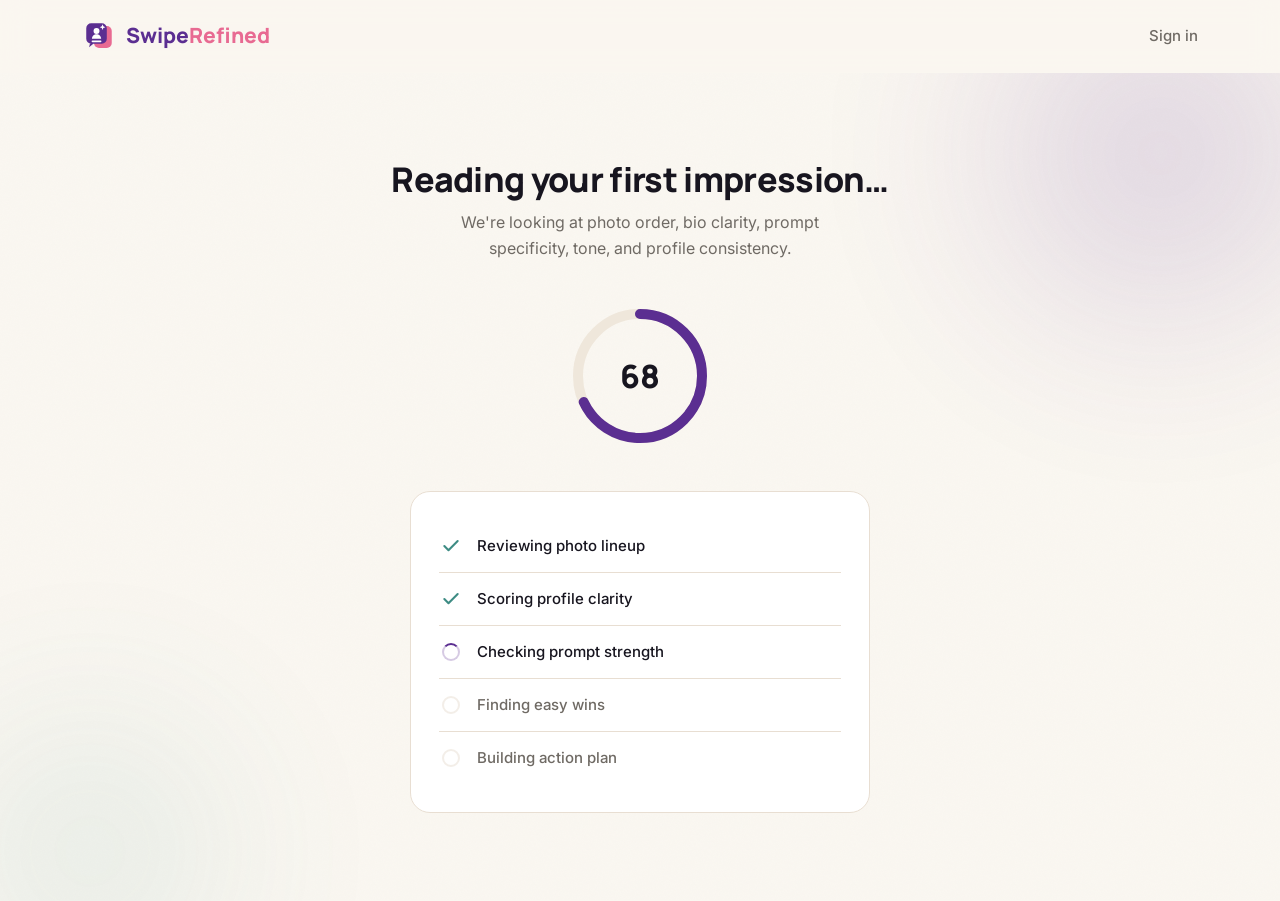
<file: 03-loading-refined.html>
<!DOCTYPE html>
<html lang="en">
<head>
<meta charset="UTF-8" />
<meta name="viewport" content="width=device-width, initial-scale=1.0" />
<title>SwipeRefined — Reading your first impression…</title>
<link rel="preconnect" href="https://fonts.googleapis.com" />
<link rel="preconnect" href="https://fonts.gstatic.com" crossorigin />
<link rel="stylesheet" href="kit.css" />
<style>
/* ---- Loading screen layout ---- */
.loading-wrap{min-height:calc(100vh - 72px);display:flex;align-items:center;justify-content:center;position:relative;overflow:hidden;padding:60px 20px}

/* Atmosphere blobs */
.blob{position:absolute;border-radius:50%;filter:blur(80px);opacity:.4;pointer-events:none;z-index:0}
.blob-coral{width:520px;height:520px;background:radial-gradient(circle,rgba(91,46,145,.5),transparent 70%);top:-180px;right:-140px}
.blob-teal{width:420px;height:420px;background:radial-gradient(circle,rgba(62,140,132,.32),transparent 70%);bottom:-160px;left:-120px}

.loading-inner{position:relative;z-index:2;display:flex;flex-direction:column;align-items:center;text-align:center;gap:40px;max-width:520px;width:100%}

/* Header */
.loading-head h1{font-size:clamp(24px,3.5vw,34px);font-weight:800;line-height:1.1;margin-bottom:12px}
.loading-head p{font-size:16px;color:var(--gray);max-width:420px;margin:0 auto;line-height:1.6}

/* Large progress ring */
.ring-wrap{position:relative;display:inline-flex;align-items:center;justify-content:center}
.ring.ring-lg{width:150px;height:150px}
.ring.ring-lg svg{transform:rotate(-90deg)}
.ring.ring-lg .val{font-size:32px;font-weight:800;font-family:'Manrope',sans-serif}

/* Checklist card */
.checklist{width:100%;max-width:460px}
.check-row{display:flex;align-items:center;gap:14px;padding:14px 0;border-bottom:1px solid var(--border)}
.check-row:last-child{border-bottom:none}
.check-icon{width:24px;height:24px;flex-shrink:0;display:grid;place-items:center}

/* done: green check */
.icon-done{color:var(--green)}
.icon-done svg{width:20px;height:20px}

/* in-progress: coral spinner */
.icon-progress{display:inline-block;width:18px;height:18px;border:2.5px solid rgba(91,46,145,.25);border-top-color:var(--coral);border-radius:50%;animation:spin .8s linear infinite}
@keyframes spin{to{transform:rotate(360deg)}}
@media(prefers-reduced-motion:reduce){
  .icon-progress{animation:none;border-top-color:var(--coral)}
}

/* pending: hollow circle */
.icon-pending{width:18px;height:18px;border:2px solid var(--border);border-radius:50%;opacity:.5}

.check-label{font-size:15px;font-weight:500;color:var(--charcoal)}
.check-label.muted{color:var(--gray)}

/* Reveal */
.reveal{opacity:0;transform:translateY(18px);transition:opacity .7s var(--ease),transform .7s var(--ease)}
.reveal.in{opacity:1;transform:none}
@media(prefers-reduced-motion:reduce){
  .reveal{opacity:1;transform:none;transition:none}
  html{scroll-behavior:auto}
}

/* Footer — minimal for loading screen */
.sr-foot{background:var(--sand);padding:32px 0 24px}
.foot-inner{display:flex;justify-content:space-between;align-items:center;flex-wrap:wrap;gap:16px}
.foot-links{display:flex;gap:22px;flex-wrap:wrap}
.foot-links a{color:var(--gray);font-size:13px;transition:color .2s}
.foot-links a:hover{color:var(--coral)}
.foot-note{color:var(--gray);font-size:12px;margin-top:16px;text-align:center}
</style>
</head>
<body>

<nav class="sr-nav">
  <div class="wrap nav-inner">
    <a class="logo" href="#">
      <span class="mark"><svg width="16" height="16" viewBox="0 0 24 24" fill="none"><rect x="4" y="3" width="16" height="18" rx="3" stroke="#fff" stroke-width="2"/><path d="M9 16l1.5-3.5L14 11l-3.5-1.5L9 6l-1.5 3.5L4 11l3.5 1.5L9 16z" fill="#fff"/></svg></span>
      <span><span class="swipe">Swipe</span><span class="refined">Refined</span></span>
    </a>
    <div class="nav-links">
      <a href="#" class="signin">Sign in</a>
    </div>
  </div>
</nav>

<main class="loading-wrap">
  <div class="blob blob-coral"></div>
  <div class="blob blob-teal"></div>

  <div class="loading-inner">

    <!-- Header -->
    <div class="loading-head reveal">
      <h1>Reading your first impression…</h1>
      <p>We're looking at photo order, bio clarity, prompt specificity, tone, and profile consistency.</p>
    </div>

    <!-- Large ring: coral, data-val=68 -->
    <div class="ring-wrap reveal">
      <div class="ring ring-lg" data-val="68" data-col="#5B2E91">
        <svg width="150" height="150" viewBox="0 0 150 150">
          <circle class="ring-track" cx="75" cy="75" r="62" fill="none" stroke="#EFE7DB" stroke-width="10"/>
          <circle class="ring-fg" cx="75" cy="75" r="62" fill="none" stroke="#5B2E91" stroke-width="10" stroke-linecap="round" stroke-dasharray="389.6" stroke-dashoffset="389.6"/>
        </svg>
        <span class="val">0</span>
      </div>
    </div>

    <!-- Checklist -->
    <div class="card checklist reveal">
      <!-- Done -->
      <div class="check-row">
        <span class="check-icon icon-done">
          <svg viewBox="0 0 24 24" fill="none" stroke="currentColor" stroke-width="2.5" stroke-linecap="round" stroke-linejoin="round"><path d="M20 6L9 17l-5-5"/></svg>
        </span>
        <span class="check-label">Reviewing photo lineup</span>
      </div>
      <!-- Done -->
      <div class="check-row">
        <span class="check-icon icon-done">
          <svg viewBox="0 0 24 24" fill="none" stroke="currentColor" stroke-width="2.5" stroke-linecap="round" stroke-linejoin="round"><path d="M20 6L9 17l-5-5"/></svg>
        </span>
        <span class="check-label">Scoring profile clarity</span>
      </div>
      <!-- In progress -->
      <div class="check-row">
        <span class="check-icon"><span class="icon-progress" aria-label="In progress"></span></span>
        <span class="check-label">Checking prompt strength</span>
      </div>
      <!-- Pending -->
      <div class="check-row">
        <span class="check-icon"><span class="icon-pending" aria-hidden="true"></span></span>
        <span class="check-label muted">Finding easy wins</span>
      </div>
      <!-- Pending -->
      <div class="check-row">
        <span class="check-icon"><span class="icon-pending" aria-hidden="true"></span></span>
        <span class="check-label muted">Building action plan</span>
      </div>
    </div>

  </div>
</main>

<script src="kit.js" defer></script>
</body>
</html>
</file>
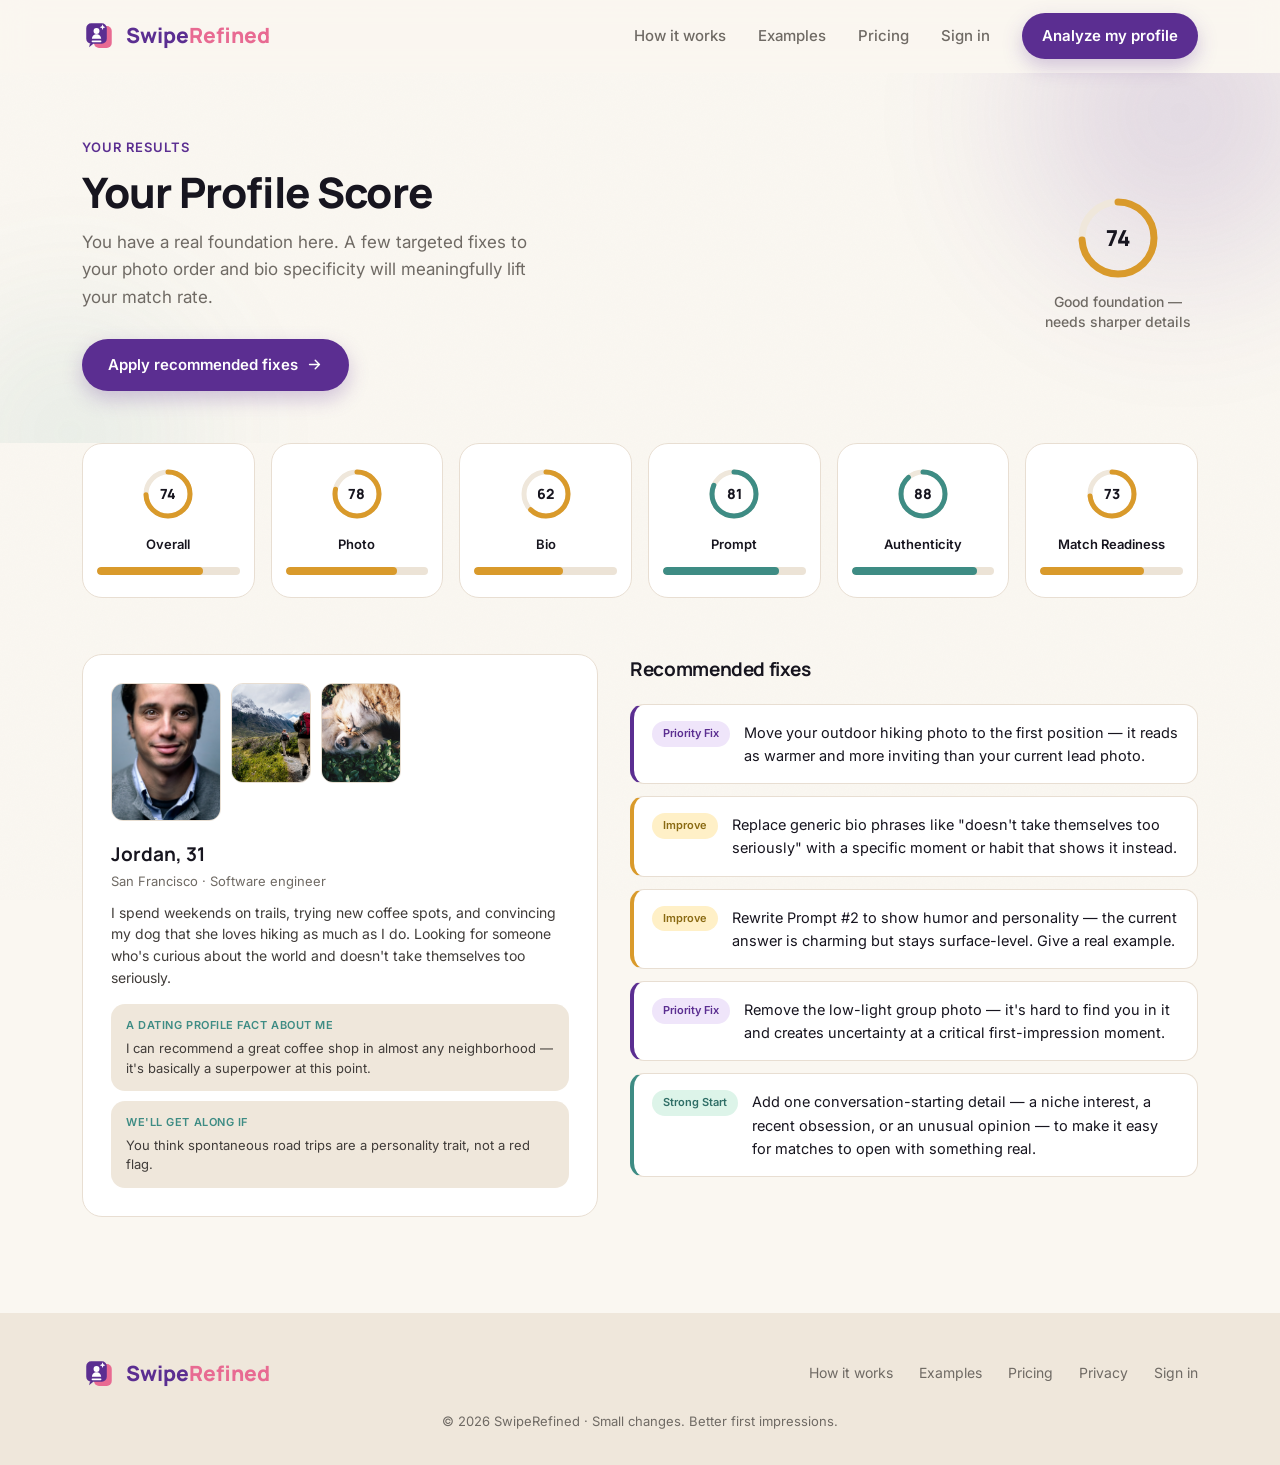
<file: 04-results-refined.html>
<!DOCTYPE html>
<html lang="en">
<head>
<meta charset="UTF-8" />
<meta name="viewport" content="width=device-width, initial-scale=1.0" />
<title>SwipeRefined — Your Profile Report</title>
<link rel="preconnect" href="https://fonts.googleapis.com" />
<link rel="preconnect" href="https://fonts.gstatic.com" crossorigin />
<link rel="stylesheet" href="kit.css" />
<style>
/* ── Page-specific styles ── */
.results-hero{padding:64px 0 52px;position:relative;overflow:hidden}
.blob-coral{width:480px;height:480px;background:radial-gradient(circle,rgba(91,46,145,.38),transparent 70%);top:-200px;right:-140px}
.blob-teal{width:380px;height:380px;background:radial-gradient(circle,rgba(62,140,132,.24),transparent 70%);bottom:-180px;left:-120px}
.hero-row{display:flex;align-items:center;gap:40px;flex-wrap:wrap}
.hero-copy{flex:1 1 320px}
.hero-ring-wrap{flex-shrink:0;display:flex;flex-direction:column;align-items:center;gap:12px}
.hero-ring-wrap .ring-label{font-size:14px;color:var(--gray);font-weight:500;text-align:center;max-width:160px;line-height:1.4}
.hero-ring-wrap .ring .val{font-size:22px}

/* Score grid */
.score-grid{display:grid;grid-template-columns:repeat(6,1fr);gap:16px;margin-bottom:56px}
@media(max-width:900px){.score-grid{grid-template-columns:repeat(3,1fr)}}
@media(max-width:540px){.score-grid{grid-template-columns:repeat(2,1fr)}}
.score-card{display:flex;flex-direction:column;align-items:center;gap:12px;text-align:center;padding:22px 14px}
.score-card .label{font-size:13px;font-weight:600;color:var(--charcoal)}
.score-card .bar{width:100%;height:8px;background:var(--palesand);border-radius:999px;overflow:hidden}
.score-card .bar>span{display:block;height:100%;border-radius:999px}
.bar-amber>span{background:var(--amber)}
.bar-coral>span{background:var(--coral)}
.bar-green>span{background:var(--green)}

/* Two-column layout */
.results-body{display:grid;grid-template-columns:1fr 1.1fr;gap:32px;align-items:start}
@media(max-width:820px){.results-body{grid-template-columns:1fr}}

/* Profile preview */
.profile-thumbs{display:flex;gap:10px;margin-bottom:18px}
.profile-thumbs img{width:80px;height:100px;object-fit:cover;border-radius:var(--r-sm);border:1px solid var(--border)}
.profile-thumbs img:first-child{width:110px;height:138px}
.profile-name{font-family:'Manrope';font-weight:700;font-size:19px;margin-bottom:2px}
.profile-meta{color:var(--gray);font-size:13px;margin-bottom:10px}
.profile-bio{font-size:14px;color:#403c39;line-height:1.55;margin-bottom:16px}
.prompt-block{background:var(--sand);border-radius:var(--r-md);padding:13px 15px;margin-bottom:10px}
.prompt-block:last-child{margin-bottom:0}
.prompt-q{font-size:11px;font-weight:600;color:var(--teal);text-transform:uppercase;letter-spacing:.05em;margin-bottom:4px}
.prompt-a{font-size:13px;color:#403c39;line-height:1.5}

/* Recommendations */
.recs-heading{font-family:'Manrope';font-weight:700;font-size:19px;margin-bottom:20px}
.rec-list{display:flex;flex-direction:column;gap:12px}
.rec .pill{flex-shrink:0}
.rec .txt{flex:1}
</style>
</head>
<body>

<!-- NAV -->
<nav class="sr-nav" id="sr-nav">
  <div class="wrap nav-inner">
    <a class="logo" href="01-landing-refined.html">
      <span class="mark">
        <svg width="16" height="16" viewBox="0 0 24 24" fill="none"><rect x="4" y="3" width="16" height="18" rx="3" stroke="#fff" stroke-width="2"/><path d="M9 16l1.5-3.5L14 11l-3.5-1.5L9 6l-1.5 3.5L4 11l3.5 1.5L9 16z" fill="#fff"/></svg>
      </span>
      <span><span class="swipe">Swipe</span><span class="refined">Refined</span></span>
    </a>
    <div class="nav-links">
      <a href="01-landing-refined.html#how">How it works</a>
      <a href="01-landing-refined.html#examples">Examples</a>
      <a href="01-landing-refined.html#pricing">Pricing</a>
      <a href="#" class="signin">Sign in</a>
      <a href="02-upload-refined.html" class="btn btn-primary" style="padding:11px 20px">Analyze my profile</a>
    </div>
  </div>
</nav>

<!-- HERO / SCORE HEADER -->
<header class="results-hero">
  <span class="blob blob-coral" style="position:absolute;border-radius:50%;filter:blur(60px);opacity:.5;z-index:0;pointer-events:none"></span>
  <span class="blob blob-teal" style="position:absolute;border-radius:50%;filter:blur(60px);opacity:.5;z-index:0;pointer-events:none"></span>
  <div class="wrap" style="position:relative;z-index:2">
    <div class="stagger hero-row">
      <div class="hero-copy">
        <p class="kick reveal" style="--i:0">Your results</p>
        <h1 class="reveal" style="font-size:clamp(28px,4vw,42px);font-family:'Manrope';font-weight:800;line-height:1.08;margin-bottom:14px;--i:1">Your Profile Score</h1>
        <p class="reveal" style="font-size:17px;color:var(--gray);max-width:480px;margin-bottom:28px;--i:2">You have a real foundation here. A few targeted fixes to your photo order and bio specificity will meaningfully lift your match rate.</p>
        <a href="#recommendations" class="btn btn-primary reveal" style="--i:3">
          Apply recommended fixes
          <svg width="17" height="17" viewBox="0 0 24 24" fill="none"><path d="M5 12h14M13 6l6 6-6 6" stroke="#fff" stroke-width="2" stroke-linecap="round" stroke-linejoin="round"/></svg>
        </a>
      </div>
      <div class="hero-ring-wrap reveal" style="--i:2">
        <div class="ring" data-val="74" data-col="#D99A2B" style="--sz:84px">
          <svg width="84" height="84" viewBox="0 0 84 84">
            <circle class="ring-track" cx="42" cy="42" r="36" fill="none" stroke="#EFE7DB" stroke-width="7"/>
            <circle class="ring-fg" cx="42" cy="42" r="36" fill="none" stroke="#D99A2B" stroke-width="7" stroke-linecap="round"/>
          </svg>
          <span class="val" style="font-size:22px">0</span>
        </div>
        <p class="ring-label">Good foundation — needs sharper details</p>
      </div>
    </div>
  </div>
</header>

<!-- SCORE CARDS -->
<section class="sec-pad" style="padding-top:0">
  <div class="wrap">
    <div class="score-grid stagger">

      <!-- Overall 74 amber -->
      <div class="card score-card card-hover reveal" style="--i:0">
        <div class="ring" data-val="74" data-col="#D99A2B" style="--sz:56px">
          <svg width="56" height="56" viewBox="0 0 56 56">
            <circle class="ring-track" cx="28" cy="28" r="22" fill="none" stroke="#EFE7DB" stroke-width="5"/>
            <circle class="ring-fg" cx="28" cy="28" r="22" fill="none" stroke="#D99A2B" stroke-width="5" stroke-linecap="round"/>
          </svg>
          <span class="val" style="font-size:14px">0</span>
        </div>
        <span class="label">Overall</span>
        <div class="bar bar-amber"><span style="--w:74%"></span></div>
      </div>

      <!-- Photo 78 amber -->
      <div class="card score-card card-hover reveal" style="--i:1">
        <div class="ring" data-val="78" data-col="#D99A2B" style="--sz:56px">
          <svg width="56" height="56" viewBox="0 0 56 56">
            <circle class="ring-track" cx="28" cy="28" r="22" fill="none" stroke="#EFE7DB" stroke-width="5"/>
            <circle class="ring-fg" cx="28" cy="28" r="22" fill="none" stroke="#D99A2B" stroke-width="5" stroke-linecap="round"/>
          </svg>
          <span class="val" style="font-size:14px">0</span>
        </div>
        <span class="label">Photo</span>
        <div class="bar bar-amber"><span style="--w:78%"></span></div>
      </div>

      <!-- Bio 62 amber -->
      <div class="card score-card card-hover reveal" style="--i:2">
        <div class="ring" data-val="62" data-col="#D99A2B" style="--sz:56px">
          <svg width="56" height="56" viewBox="0 0 56 56">
            <circle class="ring-track" cx="28" cy="28" r="22" fill="none" stroke="#EFE7DB" stroke-width="5"/>
            <circle class="ring-fg" cx="28" cy="28" r="22" fill="none" stroke="#D99A2B" stroke-width="5" stroke-linecap="round"/>
          </svg>
          <span class="val" style="font-size:14px">0</span>
        </div>
        <span class="label">Bio</span>
        <div class="bar bar-amber"><span style="--w:62%"></span></div>
      </div>

      <!-- Prompt 81 green -->
      <div class="card score-card card-hover reveal" style="--i:3">
        <div class="ring" data-val="81" data-col="#3E8C84" style="--sz:56px">
          <svg width="56" height="56" viewBox="0 0 56 56">
            <circle class="ring-track" cx="28" cy="28" r="22" fill="none" stroke="#EFE7DB" stroke-width="5"/>
            <circle class="ring-fg" cx="28" cy="28" r="22" fill="none" stroke="#3E8C84" stroke-width="5" stroke-linecap="round"/>
          </svg>
          <span class="val" style="font-size:14px">0</span>
        </div>
        <span class="label">Prompt</span>
        <div class="bar bar-green"><span style="--w:81%"></span></div>
      </div>

      <!-- Authenticity 88 green -->
      <div class="card score-card card-hover reveal" style="--i:4">
        <div class="ring" data-val="88" data-col="#3E8C84" style="--sz:56px">
          <svg width="56" height="56" viewBox="0 0 56 56">
            <circle class="ring-track" cx="28" cy="28" r="22" fill="none" stroke="#EFE7DB" stroke-width="5"/>
            <circle class="ring-fg" cx="28" cy="28" r="22" fill="none" stroke="#3E8C84" stroke-width="5" stroke-linecap="round"/>
          </svg>
          <span class="val" style="font-size:14px">0</span>
        </div>
        <span class="label">Authenticity</span>
        <div class="bar bar-green"><span style="--w:88%"></span></div>
      </div>

      <!-- Match Readiness 73 amber -->
      <div class="card score-card card-hover reveal" style="--i:5">
        <div class="ring" data-val="73" data-col="#D99A2B" style="--sz:56px">
          <svg width="56" height="56" viewBox="0 0 56 56">
            <circle class="ring-track" cx="28" cy="28" r="22" fill="none" stroke="#EFE7DB" stroke-width="5"/>
            <circle class="ring-fg" cx="28" cy="28" r="22" fill="none" stroke="#D99A2B" stroke-width="5" stroke-linecap="round"/>
          </svg>
          <span class="val" style="font-size:14px">0</span>
        </div>
        <span class="label">Match Readiness</span>
        <div class="bar bar-amber"><span style="--w:73%"></span></div>
      </div>

    </div><!-- /score-grid -->

    <!-- TWO COLUMN BODY -->
    <div class="results-body stagger" id="recommendations">

      <!-- LEFT: Profile preview -->
      <div class="card reveal" style="--i:0">
        <div class="profile-thumbs">
          <img src="assets/portrait-jordan.jpg" alt="Profile photo" />
          <img src="assets/outdoor-hike.jpg" alt="Outdoor photo" />
          <img src="assets/dog-park.jpg" alt="Dog park photo" />
        </div>
        <p class="profile-name">Jordan, 31</p>
        <p class="profile-meta">San Francisco · Software engineer</p>
        <p class="profile-bio">I spend weekends on trails, trying new coffee spots, and convincing my dog that she loves hiking as much as I do. Looking for someone who's curious about the world and doesn't take themselves too seriously.</p>
        <div class="prompt-block">
          <p class="prompt-q">A dating profile fact about me</p>
          <p class="prompt-a">I can recommend a great coffee shop in almost any neighborhood — it's basically a superpower at this point.</p>
        </div>
        <div class="prompt-block">
          <p class="prompt-q">We'll get along if</p>
          <p class="prompt-a">You think spontaneous road trips are a personality trait, not a red flag.</p>
        </div>
      </div>

      <!-- RIGHT: Recommendations -->
      <div class="reveal" style="--i:1">
        <h2 class="recs-heading">Recommended fixes</h2>
        <div class="rec-list">

          <div class="rec priority">
            <span class="pill priority">Priority Fix</span>
            <p class="txt">Move your outdoor hiking photo to the first position — it reads as warmer and more inviting than your current lead photo.</p>
          </div>

          <div class="rec improve">
            <span class="pill improve">Improve</span>
            <p class="txt">Replace generic bio phrases like "doesn't take themselves too seriously" with a specific moment or habit that shows it instead.</p>
          </div>

          <div class="rec improve">
            <span class="pill improve">Improve</span>
            <p class="txt">Rewrite Prompt #2 to show humor and personality — the current answer is charming but stays surface-level. Give a real example.</p>
          </div>

          <div class="rec priority">
            <span class="pill priority">Priority Fix</span>
            <p class="txt">Remove the low-light group photo — it's hard to find you in it and creates uncertainty at a critical first-impression moment.</p>
          </div>

          <div class="rec strong-c">
            <span class="pill strong-c">Strong Start</span>
            <p class="txt">Add one conversation-starting detail — a niche interest, a recent obsession, or an unusual opinion — to make it easy for matches to open with something real.</p>
          </div>

        </div>
      </div>

    </div><!-- /results-body -->
  </div>
</section>

<!-- FOOTER -->
<footer class="sr-foot">
  <div class="wrap">
    <div class="foot-inner">
      <a class="logo" href="01-landing-refined.html">
        <span class="mark"><svg width="16" height="16" viewBox="0 0 24 24" fill="none"><rect x="4" y="3" width="16" height="18" rx="3" stroke="#fff" stroke-width="2"/><path d="M9 16l1.5-3.5L14 11l-3.5-1.5L9 6l-1.5 3.5L4 11l3.5 1.5L9 16z" fill="#fff"/></svg></span>
        <span><span class="swipe">Swipe</span><span class="refined">Refined</span></span>
      </a>
      <div class="foot-links">
        <a href="01-landing-refined.html#how">How it works</a>
        <a href="01-landing-refined.html#examples">Examples</a>
        <a href="01-landing-refined.html#pricing">Pricing</a>
        <a href="#">Privacy</a>
        <a href="#">Sign in</a>
      </div>
    </div>
    <p class="foot-note" style="margin-top:20px;font-size:13px;color:var(--gray)">© 2026 SwipeRefined · Small changes. Better first impressions.</p>
  </div>
</footer>

<script src="kit.js" defer></script>
</body>
</html>
</file>
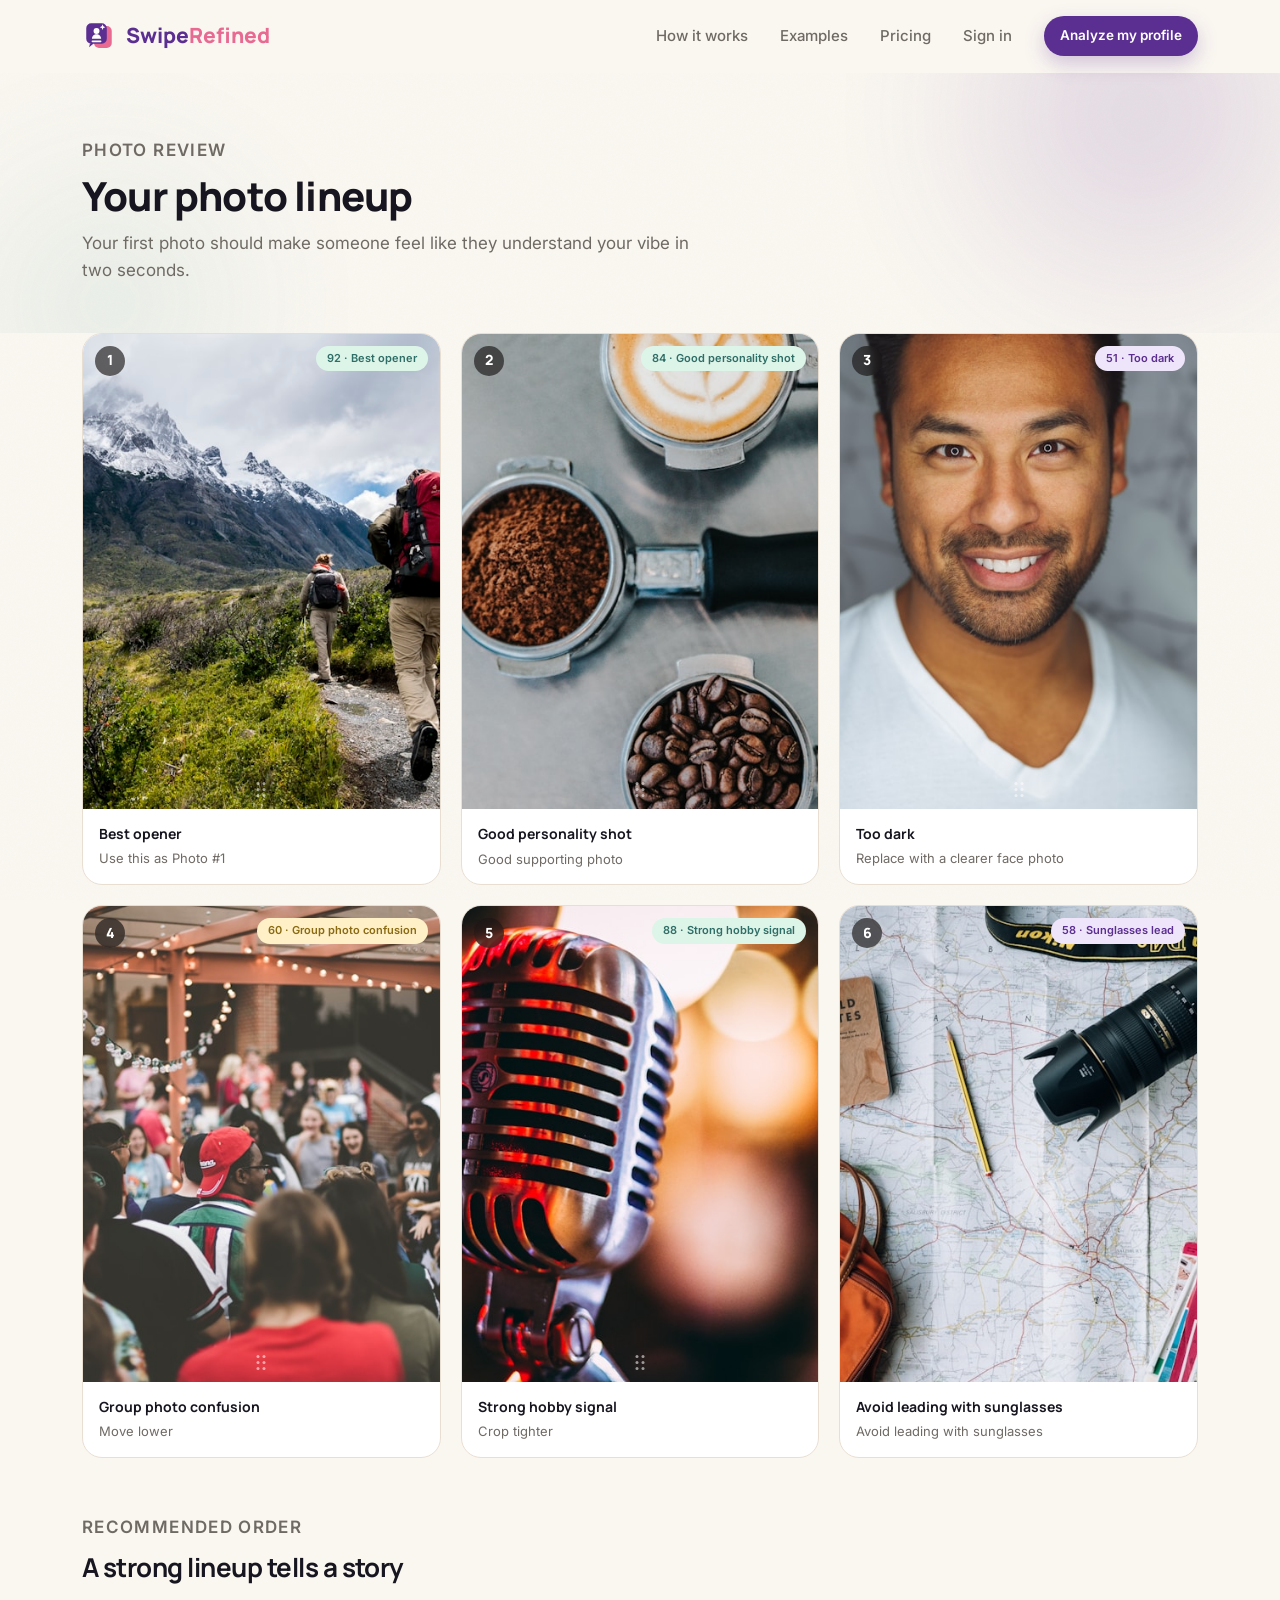
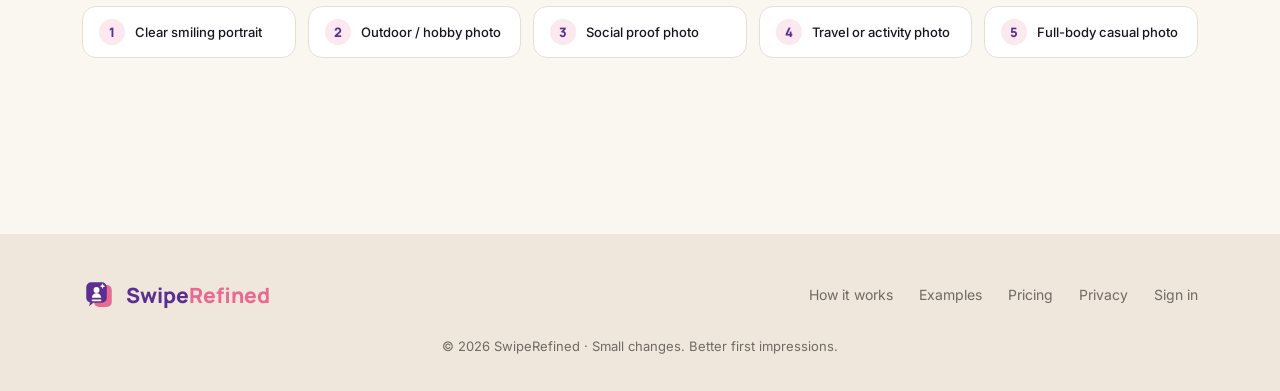
<file: 05-photo-lineup-refined.html>
<!DOCTYPE html>
<html lang="en">
<head>
<meta charset="UTF-8" />
<meta name="viewport" content="width=device-width, initial-scale=1.0" />
<title>SwipeRefined — Your Photo Lineup</title>
<link rel="preconnect" href="https://fonts.googleapis.com" />
<link rel="preconnect" href="https://fonts.gstatic.com" crossorigin />
<link rel="stylesheet" href="kit.css" />
<style>
/* ---- Page-specific styles ---- */
.page-header{padding:64px 0 48px;position:relative;overflow:hidden}
.page-header .blob{position:absolute;border-radius:50%;filter:blur(70px);opacity:.45;pointer-events:none;z-index:0}
.page-header .blob-coral{width:480px;height:480px;background:radial-gradient(circle,rgba(91,46,145,.45),transparent 70%);top:-200px;right:-100px}
.page-header .blob-teal{width:380px;height:380px;background:radial-gradient(circle,rgba(62,140,132,.30),transparent 70%);bottom:-160px;left:-80px}
.page-header .inner{position:relative;z-index:2;max-width:640px}
.page-header .kick{margin-bottom:10px}
.page-header h1{font-size:clamp(28px,4vw,40px);font-weight:800;line-height:1.1;margin-bottom:12px}
.page-header p{font-size:17px;color:var(--gray)}

/* ---- Photo grid ---- */
.photo-grid{display:grid;grid-template-columns:repeat(3,1fr);gap:20px;margin-bottom:56px}
@media(max-width:860px){.photo-grid{grid-template-columns:repeat(2,1fr)}}
@media(max-width:500px){.photo-grid{grid-template-columns:1fr}}

.photo-card{position:relative;background:var(--card);border:1px solid var(--border);border-radius:var(--r-lg);overflow:hidden;transition:transform .3s var(--ease),box-shadow .3s var(--ease)}
.photo-card:hover{transform:translateY(-5px);box-shadow:var(--shadow)}

.photo-img{position:relative;width:100%;aspect-ratio:3/4;overflow:hidden}
.photo-img img{width:100%;height:100%;object-fit:cover;display:block;transition:transform .4s var(--ease)}
.photo-card:hover .photo-img img{transform:scale(1.03)}

/* rank badge */
.rank-badge{position:absolute;top:12px;left:12px;width:30px;height:30px;border-radius:50%;background:rgba(24,22,21,.65);backdrop-filter:blur(6px);color:#fff;font-family:'Manrope';font-weight:800;font-size:14px;display:grid;place-items:center;z-index:2}

/* score pill overlay */
.score-overlay{position:absolute;top:12px;right:12px;z-index:2}

/* drag handle */
.drag-handle{position:absolute;bottom:12px;left:50%;transform:translateX(-50%);display:flex;flex-direction:column;gap:3px;opacity:.55;cursor:grab;z-index:2}
.drag-handle span{display:flex;gap:3px}
.drag-handle span i{width:3px;height:3px;border-radius:50%;background:#fff;display:block}

.photo-meta{padding:14px 16px 16px}
.photo-label{font-family:'Manrope';font-weight:700;font-size:14px;color:var(--charcoal);margin-bottom:4px}
.photo-rec{font-size:13px;color:var(--gray);line-height:1.45}

/* ---- Recommended order strip ---- */
.order-section{margin-bottom:80px}
.order-strip{display:flex;flex-wrap:wrap;gap:12px;margin-top:24px}
.order-item{display:flex;align-items:flex-start;gap:10px;background:var(--card);border:1px solid var(--border);border-radius:var(--r-md);padding:12px 16px;flex:1 1 200px}
.order-num{width:26px;height:26px;border-radius:50%;background:var(--blush);color:var(--coral);font-family:'Manrope';font-weight:800;font-size:13px;display:grid;place-items:center;flex-shrink:0}
.order-text{font-size:13px;color:var(--charcoal);font-weight:500;padding-top:3px}

/* Reveal */
.reveal{opacity:0;transform:translateY(20px);transition:opacity .65s var(--ease),transform .65s var(--ease)}
.reveal.in{opacity:1;transform:none}
.stagger .photo-card{opacity:0;transform:translateY(20px);transition:opacity .6s var(--ease),transform .6s var(--ease)}
.stagger.in .photo-card:nth-child(1){opacity:1;transform:none;transition-delay:0ms}
.stagger.in .photo-card:nth-child(2){opacity:1;transform:none;transition-delay:80ms}
.stagger.in .photo-card:nth-child(3){opacity:1;transform:none;transition-delay:160ms}
.stagger.in .photo-card:nth-child(4){opacity:1;transform:none;transition-delay:240ms}
.stagger.in .photo-card:nth-child(5){opacity:1;transform:none;transition-delay:320ms}
.stagger.in .photo-card:nth-child(6){opacity:1;transform:none;transition-delay:400ms}
@media(prefers-reduced-motion:reduce){
  .reveal,.stagger .photo-card{opacity:1;transform:none;transition:none}
}

/* Footer */
.sr-foot{background:var(--sand);padding:48px 0 36px;margin-top:20px}
.foot-inner{display:flex;justify-content:space-between;align-items:center;flex-wrap:wrap;gap:20px}
.foot-links{display:flex;gap:26px;flex-wrap:wrap}
.foot-links a{color:var(--gray);font-size:14px;transition:color .2s}
.foot-links a:hover{color:var(--coral)}
.foot-note{color:var(--gray);font-size:13px;margin-top:24px;text-align:center}
</style>
</head>
<body>

<nav class="sr-nav">
  <div class="wrap nav-inner">
    <a class="logo" href="#">
      <span class="mark"><svg width="16" height="16" viewBox="0 0 24 24" fill="none"><rect x="4" y="3" width="16" height="18" rx="3" stroke="#fff" stroke-width="2"/><path d="M9 16l1.5-3.5L14 11l-3.5-1.5L9 6l-1.5 3.5L4 11l3.5 1.5L9 16z" fill="#fff"/></svg></span>
      <span><span class="swipe">Swipe</span><span class="refined">Refined</span></span>
    </a>
    <div class="nav-links">
      <a href="#">How it works</a>
      <a href="#">Examples</a>
      <a href="#">Pricing</a>
      <a href="#" class="signin">Sign in</a>
      <a href="#" class="btn btn-primary btn-sm">Analyze my profile</a>
    </div>
  </div>
</nav>

<section class="page-header">
  <div class="blob blob-coral"></div>
  <div class="blob blob-teal"></div>
  <div class="wrap">
    <div class="inner reveal">
      <p class="kick">Photo Review</p>
      <h1>Your photo lineup</h1>
      <p>Your first photo should make someone feel like they understand your vibe in two seconds.</p>
    </div>
  </div>
</section>

<section class="sec-pad" style="padding-top:0">
  <div class="wrap">

    <div class="photo-grid stagger reveal">

      <!-- 1: outdoor-hike -->
      <div class="photo-card">
        <div class="photo-img">
          <img src="assets/outdoor-hike.jpg" alt="Outdoor hike photo" />
          <span class="rank-badge">1</span>
          <span class="score-overlay pill good">92 · Best opener</span>
          <div class="drag-handle" aria-hidden="true"><span><i></i><i></i></span><span><i></i><i></i></span><span><i></i><i></i></span></div>
        </div>
        <div class="photo-meta">
          <div class="photo-label">Best opener</div>
          <p class="photo-rec">Use this as Photo #1</p>
        </div>
      </div>

      <!-- 2: coffee-shop -->
      <div class="photo-card">
        <div class="photo-img">
          <img src="assets/coffee-shop.jpg" alt="Coffee shop photo" />
          <span class="rank-badge">2</span>
          <span class="score-overlay pill good">84 · Good personality shot</span>
          <div class="drag-handle" aria-hidden="true"><span><i></i><i></i></span><span><i></i><i></i></span><span><i></i><i></i></span></div>
        </div>
        <div class="photo-meta">
          <div class="photo-label">Good personality shot</div>
          <p class="photo-rec">Good supporting photo</p>
        </div>
      </div>

      <!-- 3: portrait-alex -->
      <div class="photo-card">
        <div class="photo-img">
          <img src="assets/portrait-alex.jpg" alt="Portrait photo" />
          <span class="rank-badge">3</span>
          <span class="score-overlay pill priority">51 · Too dark</span>
          <div class="drag-handle" aria-hidden="true"><span><i></i><i></i></span><span><i></i><i></i></span><span><i></i><i></i></span></div>
        </div>
        <div class="photo-meta">
          <div class="photo-label">Too dark</div>
          <p class="photo-rec">Replace with a clearer face photo</p>
        </div>
      </div>

      <!-- 4: group-dinner -->
      <div class="photo-card">
        <div class="photo-img">
          <img src="assets/group-dinner.jpg" alt="Group dinner photo" />
          <span class="rank-badge">4</span>
          <span class="score-overlay pill warn">60 · Group photo confusion</span>
          <div class="drag-handle" aria-hidden="true"><span><i></i><i></i></span><span><i></i><i></i></span><span><i></i><i></i></span></div>
        </div>
        <div class="photo-meta">
          <div class="photo-label">Group photo confusion</div>
          <p class="photo-rec">Move lower</p>
        </div>
      </div>

      <!-- 5: hobby-guitar -->
      <div class="photo-card">
        <div class="photo-img">
          <img src="assets/hobby-guitar.jpg" alt="Guitar hobby photo" />
          <span class="rank-badge">5</span>
          <span class="score-overlay pill good">88 · Strong hobby signal</span>
          <div class="drag-handle" aria-hidden="true"><span><i></i><i></i></span><span><i></i><i></i></span><span><i></i><i></i></span></div>
        </div>
        <div class="photo-meta">
          <div class="photo-label">Strong hobby signal</div>
          <p class="photo-rec">Crop tighter</p>
        </div>
      </div>

      <!-- 6: travel -->
      <div class="photo-card">
        <div class="photo-img">
          <img src="assets/travel.jpg" alt="Travel photo" />
          <span class="rank-badge">6</span>
          <span class="score-overlay pill priority">58 · Sunglasses lead</span>
          <div class="drag-handle" aria-hidden="true"><span><i></i><i></i></span><span><i></i><i></i></span><span><i></i><i></i></span></div>
        </div>
        <div class="photo-meta">
          <div class="photo-label">Avoid leading with sunglasses</div>
          <p class="photo-rec">Avoid leading with sunglasses</p>
        </div>
      </div>

    </div><!-- /photo-grid -->

    <!-- Recommended order strip -->
    <div class="order-section reveal">
      <div class="sec-head" style="margin-bottom:0">
        <p class="kick">Recommended order</p>
        <h2 style="font-size:clamp(20px,2.5vw,26px);margin-bottom:6px">A strong lineup tells a story</h2>
      </div>
      <div class="order-strip">
        <div class="order-item">
          <span class="order-num">1</span>
          <span class="order-text">Clear smiling portrait</span>
        </div>
        <div class="order-item">
          <span class="order-num">2</span>
          <span class="order-text">Outdoor / hobby photo</span>
        </div>
        <div class="order-item">
          <span class="order-num">3</span>
          <span class="order-text">Social proof photo</span>
        </div>
        <div class="order-item">
          <span class="order-num">4</span>
          <span class="order-text">Travel or activity photo</span>
        </div>
        <div class="order-item">
          <span class="order-num">5</span>
          <span class="order-text">Full-body casual photo</span>
        </div>
      </div>
    </div>

  </div>
</section>

<footer class="sr-foot">
  <div class="wrap">
    <div class="foot-inner">
      <a class="logo" href="#"><span class="mark"><svg width="16" height="16" viewBox="0 0 24 24" fill="none"><rect x="4" y="3" width="16" height="18" rx="3" stroke="#fff" stroke-width="2"/><path d="M9 16l1.5-3.5L14 11l-3.5-1.5L9 6l-1.5 3.5L4 11l3.5 1.5L9 16z" fill="#fff"/></svg></span><span><span class="swipe">Swipe</span><span class="refined">Refined</span></span></a>
      <div class="foot-links"><a href="#">How it works</a><a href="#">Examples</a><a href="#">Pricing</a><a href="#">Privacy</a><a href="#">Sign in</a></div>
    </div>
    <p class="foot-note">© 2026 SwipeRefined · Small changes. Better first impressions.</p>
  </div>
</footer>

<script src="kit.js" defer></script>
<script>
  // Stagger observer (kit handles reveals; we wire the stagger group)
  (function(){
    const grid = document.querySelector('.photo-grid.stagger');
    if(!grid) return;
    const io = new IntersectionObserver(function(es){
      es.forEach(function(e){ if(e.isIntersecting){ e.target.classList.add('in'); io.unobserve(e.target); }});
    },{threshold:0.1});
    io.observe(grid);
  })();
</script>
</body>
</html>
</file>
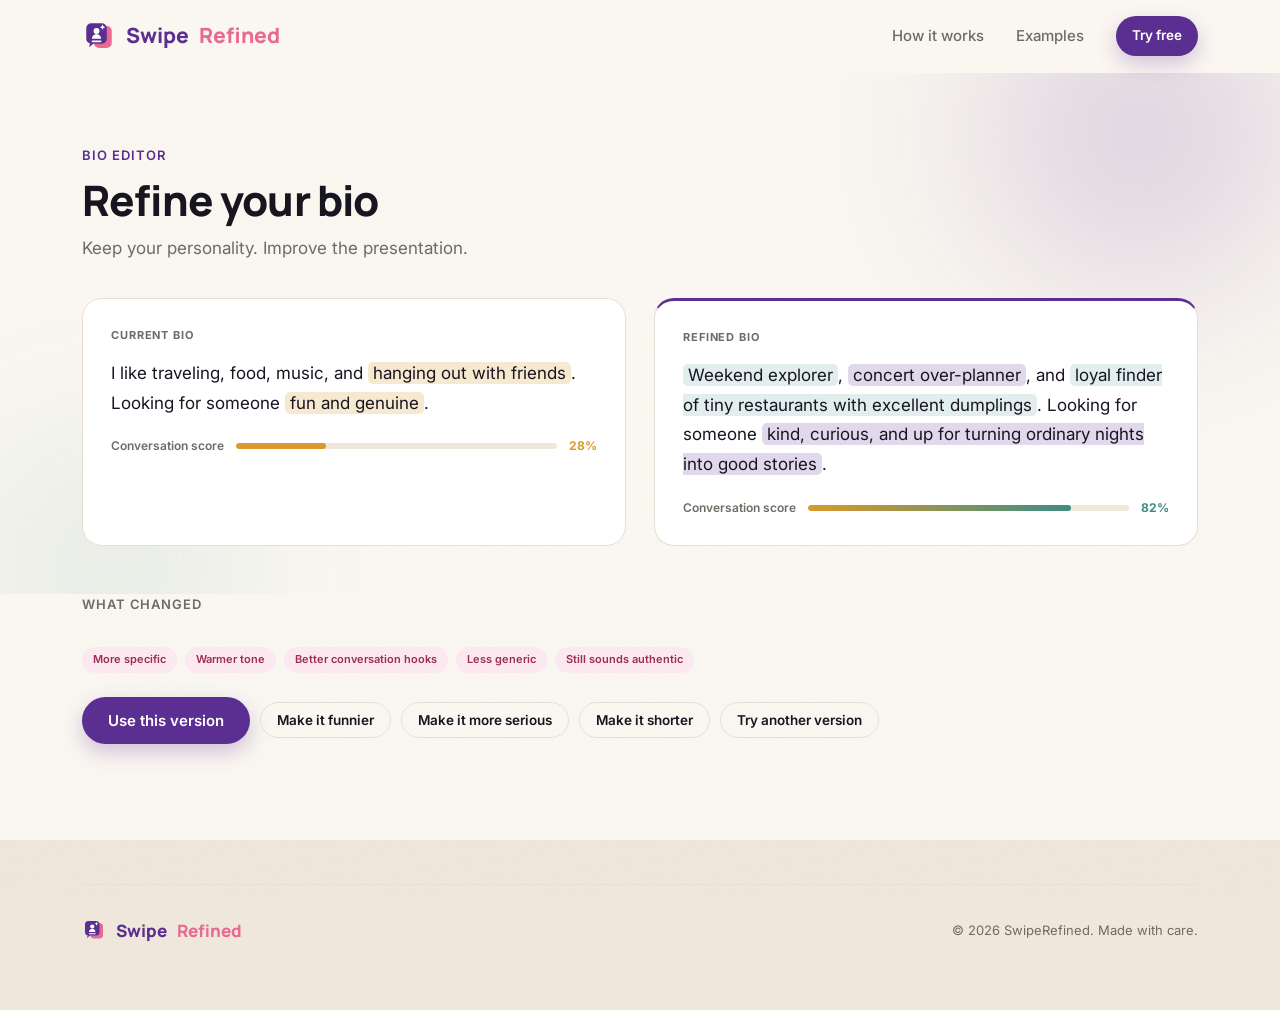
<file: 06-bio-rewrite-refined.html>
<!DOCTYPE html>
<html lang="en">
<head>
<meta charset="UTF-8" />
<meta name="viewport" content="width=device-width, initial-scale=1.0" />
<title>SwipeRefined — Refine your bio</title>
<link rel="preconnect" href="https://fonts.googleapis.com" />
<link rel="preconnect" href="https://fonts.gstatic.com" crossorigin />
<link rel="stylesheet" href="kit.css" />
<style>
  .hl-amber{background:rgba(217,154,43,.22);border-radius:5px;padding:1px 5px}
  .hl-coral{background:rgba(91,46,145,.18);border-radius:5px;padding:1px 5px}
  .hl-teal{background:rgba(62,140,132,.15);border-radius:5px;padding:1px 5px}

  .editor-hero{padding:72px 0 48px;position:relative;overflow:hidden}
  .blob-coral{position:absolute;width:480px;height:480px;border-radius:50%;
    filter:blur(72px);opacity:.45;background:radial-gradient(circle,rgba(91,46,145,.5),transparent 70%);
    top:-180px;right:-100px;z-index:0;pointer-events:none}
  .blob-teal{position:absolute;width:380px;height:380px;border-radius:50%;
    filter:blur(72px);opacity:.35;background:radial-gradient(circle,rgba(62,140,132,.4),transparent 70%);
    bottom:-160px;left:-80px;z-index:0;pointer-events:none}

  .editor-grid{display:grid;grid-template-columns:1fr 1fr;gap:28px;position:relative;z-index:2}
  @media(max-width:820px){.editor-grid{grid-template-columns:1fr}}

  .card-label{font-size:11px;font-weight:700;letter-spacing:.08em;text-transform:uppercase;
    color:var(--gray);margin-bottom:14px}
  .bio-text{font-size:17px;line-height:1.75;color:var(--charcoal)}
  .card-refined{border-top:3px solid var(--coral)}

  .quality-bar{margin-top:18px;display:flex;align-items:center;gap:12px}
  .quality-label{font-size:12px;font-weight:600;color:var(--gray)}
  .bar-track{flex:1;height:6px;background:var(--sand);border-radius:999px;overflow:hidden}
  .bar-fill{height:100%;border-radius:999px;
    background:linear-gradient(90deg,var(--amber),var(--green));width:82%}
  .quality-score{font-size:12px;font-weight:700;color:var(--green)}

  .quality-bar-before .bar-fill{width:28%;background:var(--amber)}
  .quality-score-before{color:var(--amber)}

  .pills-row{display:flex;flex-wrap:wrap;gap:8px;margin:32px 0 0}
  .action-row{display:flex;flex-wrap:wrap;gap:10px;margin-top:24px;align-items:center}

  .sec-hints{padding:0 0 72px}
</style>
</head>
<body>

<nav class="sr-nav">
  <div class="wrap">
    <div class="nav-inner">
      <a href="01-landing-refined.html" class="logo">
        <span class="mark">
          <svg width="16" height="16" viewBox="0 0 16 16" fill="none"><path d="M4 8h8M8 4l4 4-4 4" stroke="#fff" stroke-width="1.8" stroke-linecap="round" stroke-linejoin="round"/></svg>
        </span>
        <span class="swipe">Swipe</span><span class="refined">Refined</span>
      </a>
      <div class="nav-links">
        <a href="#">How it works</a>
        <a href="#">Examples</a>
        <a href="#" class="btn btn-primary btn-sm">Try free</a>
      </div>
    </div>
  </div>
</nav>

<section class="editor-hero">
  <div class="blob-coral"></div>
  <div class="blob-teal"></div>
  <div class="wrap">
    <div class="stagger">
      <div class="sec-head reveal" style="--i:0">
        <div class="kick">Bio editor</div>
        <h1>Refine your bio</h1>
        <p>Keep your personality. Improve the presentation.</p>
      </div>

      <div class="editor-grid">
        <!-- Left: Current Bio -->
        <div class="card card-hover reveal" style="--i:1">
          <div class="card-label">Current Bio</div>
          <p class="bio-text">
            I like traveling, food, music, and
            <span class="hl-amber">hanging out with friends</span>.
            Looking for someone <span class="hl-amber">fun and genuine</span>.
          </p>
          <div class="quality-bar quality-bar-before">
            <span class="quality-label">Conversation score</span>
            <div class="bar-track"><div class="bar-fill"></div></div>
            <span class="quality-score quality-score-before">28%</span>
          </div>
        </div>

        <!-- Right: Refined Bio -->
        <div class="card card-hover card-refined reveal" style="--i:2">
          <div class="card-label">Refined Bio</div>
          <p class="bio-text">
            <span class="hl-teal">Weekend explorer</span>,
            <span class="hl-coral">concert over-planner</span>, and
            <span class="hl-teal">loyal finder of tiny restaurants with excellent dumplings</span>.
            Looking for someone <span class="hl-coral">kind, curious, and up for turning ordinary nights into good stories</span>.
          </p>
          <div class="quality-bar">
            <span class="quality-label">Conversation score</span>
            <div class="bar-track"><div class="bar-fill"></div></div>
            <span class="quality-score">82%</span>
          </div>
        </div>
      </div>
    </div>
  </div>
</section>

<section class="sec-hints">
  <div class="wrap stagger">
    <div class="reveal" style="--i:3">
      <p style="font-size:13px;font-weight:600;text-transform:uppercase;letter-spacing:.07em;color:var(--gray);margin-bottom:12px">What changed</p>
      <div class="pills-row">
        <span class="pill blush">More specific</span>
        <span class="pill blush">Warmer tone</span>
        <span class="pill blush">Better conversation hooks</span>
        <span class="pill blush">Less generic</span>
        <span class="pill blush">Still sounds authentic</span>
      </div>
    </div>

    <div class="action-row reveal" style="--i:4">
      <button class="btn btn-primary">Use this version</button>
      <button class="btn btn-ghost btn-sm">Make it funnier</button>
      <button class="btn btn-ghost btn-sm">Make it more serious</button>
      <button class="btn btn-ghost btn-sm">Make it shorter</button>
      <button class="btn btn-ghost btn-sm">Try another version</button>
    </div>
  </div>
</section>

<footer class="sr-foot">
  <div class="wrap">
    <div style="display:flex;align-items:center;justify-content:space-between;flex-wrap:wrap;gap:16px;padding:32px 0;border-top:1px solid var(--border)">
      <a href="01-landing-refined.html" class="logo" style="font-size:17px">
        <span class="mark" style="width:24px;height:24px">
          <svg width="13" height="13" viewBox="0 0 16 16" fill="none"><path d="M4 8h8M8 4l4 4-4 4" stroke="#fff" stroke-width="1.8" stroke-linecap="round" stroke-linejoin="round"/></svg>
        </span>
        <span class="swipe">Swipe</span><span class="refined">Refined</span>
      </a>
      <p style="color:var(--gray);font-size:13px">© 2026 SwipeRefined. Made with care.</p>
    </div>
  </div>
</footer>

<script src="kit.js" defer></script>
</body>
</html>
</file>
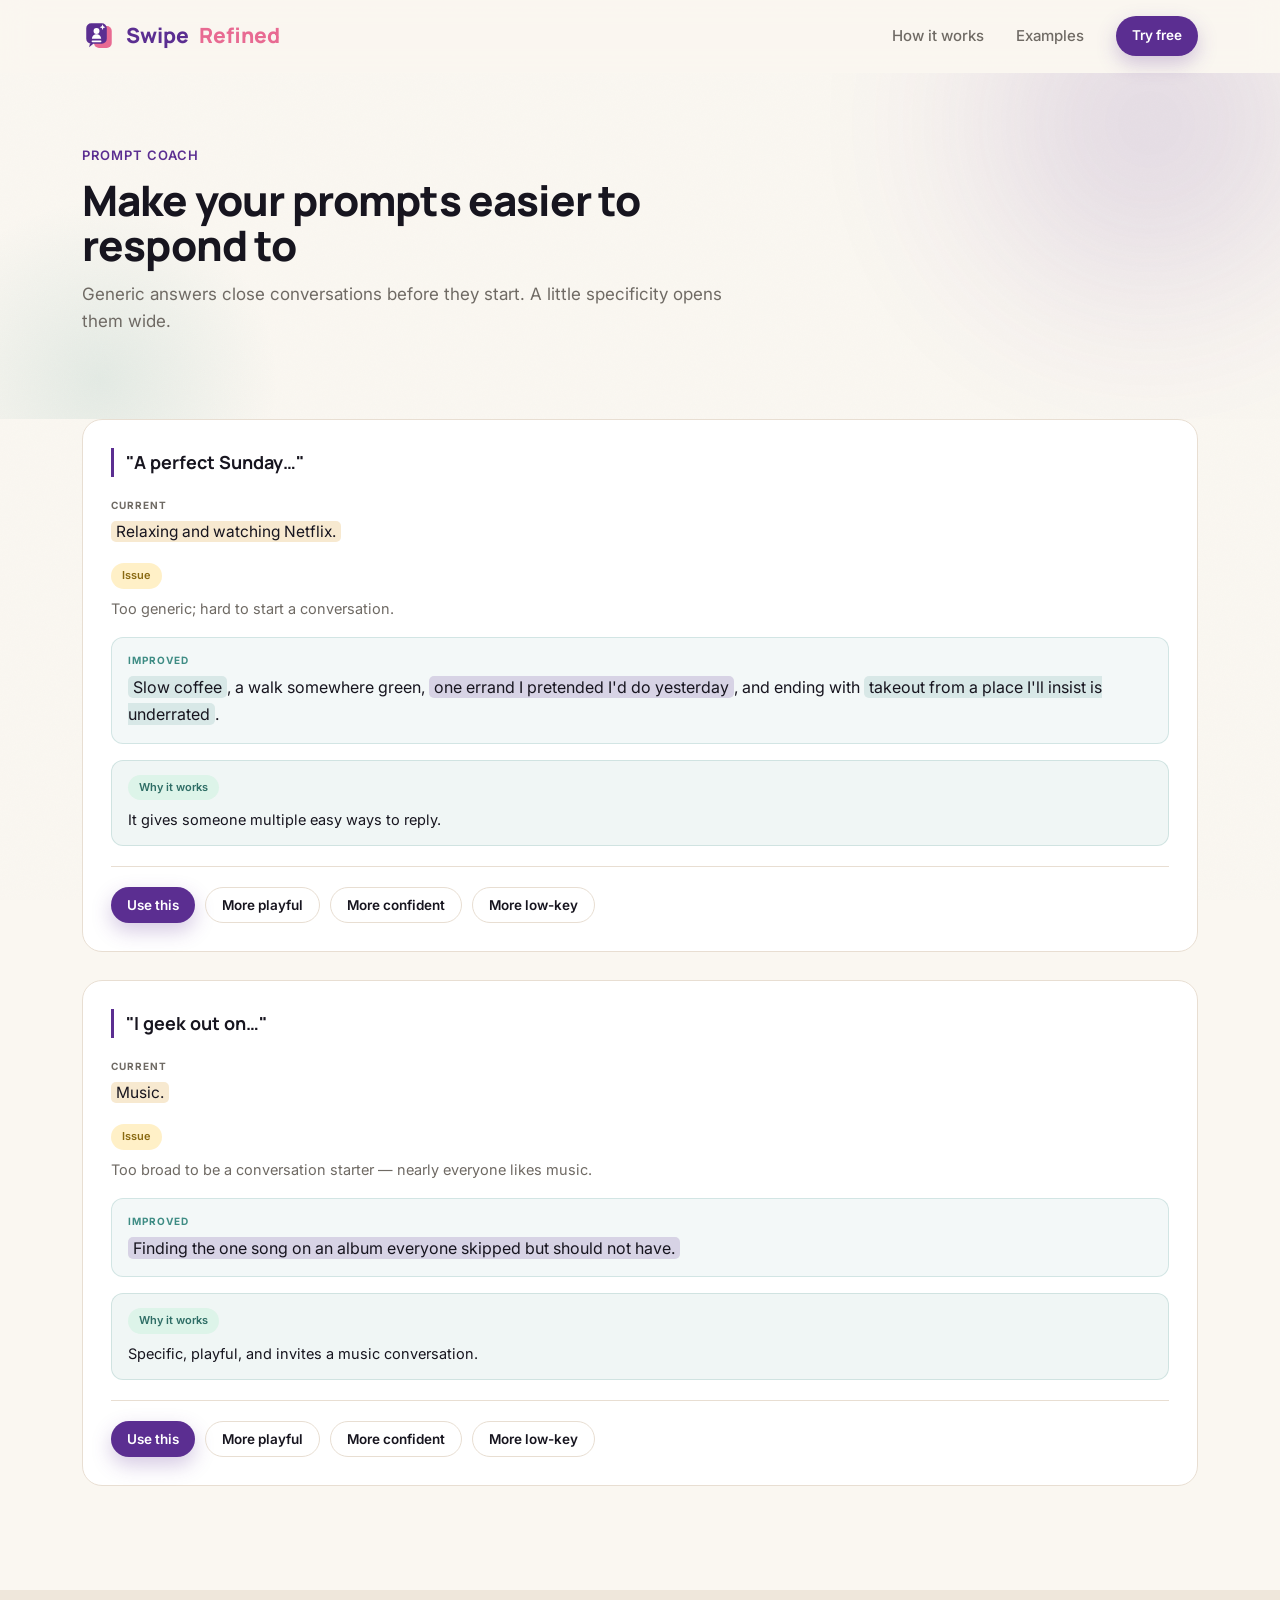
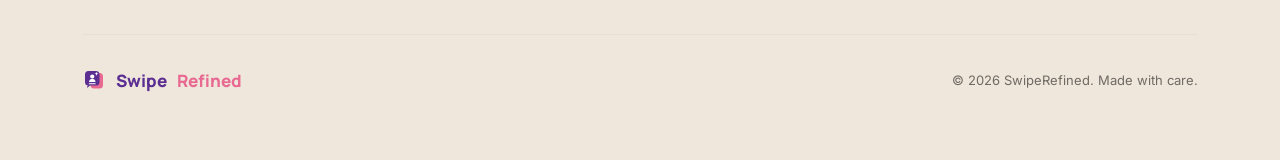
<file: 07-prompt-improvement-refined.html>
<!DOCTYPE html>
<html lang="en">
<head>
<meta charset="UTF-8" />
<meta name="viewport" content="width=device-width, initial-scale=1.0" />
<title>SwipeRefined — Prompt improvement</title>
<link rel="preconnect" href="https://fonts.googleapis.com" />
<link rel="preconnect" href="https://fonts.gstatic.com" crossorigin />
<link rel="stylesheet" href="kit.css" />
<style>
  .hl-amber{background:rgba(217,154,43,.22);border-radius:5px;padding:1px 5px}
  .hl-coral{background:rgba(91,46,145,.18);border-radius:5px;padding:1px 5px}
  .hl-teal{background:rgba(62,140,132,.15);border-radius:5px;padding:1px 5px}

  .prompts-hero{padding:72px 0 48px;position:relative;overflow:hidden}
  .blob-coral{position:absolute;width:500px;height:500px;border-radius:50%;
    filter:blur(80px);opacity:.4;background:radial-gradient(circle,rgba(91,46,145,.5),transparent 70%);
    top:-200px;right:-120px;z-index:0;pointer-events:none}
  .blob-teal{position:absolute;width:360px;height:360px;border-radius:50%;
    filter:blur:72px;opacity:.3;background:radial-gradient(circle,rgba(62,140,132,.4),transparent 70%);
    bottom:-140px;left:-80px;z-index:0;pointer-events:none}

  .prompts-stack{display:flex;flex-direction:column;gap:28px;position:relative;z-index:2}

  /* Prompt card internals */
  .prompt-question{
    display:inline-block;font-family:'Manrope',sans-serif;font-weight:700;font-size:18px;
    color:var(--charcoal);margin-bottom:20px;
    border-left:3px solid var(--coral);padding-left:12px
  }
  .block-label{font-size:10px;font-weight:700;letter-spacing:.1em;text-transform:uppercase;
    color:var(--gray);margin-bottom:6px}
  .block-text{font-size:15.5px;line-height:1.7;color:var(--charcoal)}

  .prompt-block{margin-bottom:16px}

  .block-improved{
    background:rgba(62,140,132,.06);border:1px solid rgba(62,140,132,.18);
    border-radius:var(--r-sm);padding:14px 16px;margin-bottom:16px
  }
  .block-improved .block-label{color:var(--teal)}
  .block-improved .block-text{font-size:16px}

  .block-why{
    background:rgba(62,140,132,.08);border:1px solid rgba(62,140,132,.18);
    border-radius:var(--r-sm);padding:12px 16px
  }
  .block-why .block-label{color:var(--green)}

  .card-action{display:flex;flex-wrap:wrap;gap:10px;margin-top:20px;padding-top:20px;border-top:1px solid var(--border)}

  .sec-prompts{padding-bottom:80px}
</style>
</head>
<body>

<nav class="sr-nav">
  <div class="wrap">
    <div class="nav-inner">
      <a href="01-landing-refined.html" class="logo">
        <span class="mark">
          <svg width="16" height="16" viewBox="0 0 16 16" fill="none"><path d="M4 8h8M8 4l4 4-4 4" stroke="#fff" stroke-width="1.8" stroke-linecap="round" stroke-linejoin="round"/></svg>
        </span>
        <span class="swipe">Swipe</span><span class="refined">Refined</span>
      </a>
      <div class="nav-links">
        <a href="#">How it works</a>
        <a href="#">Examples</a>
        <a href="#" class="btn btn-primary btn-sm">Try free</a>
      </div>
    </div>
  </div>
</nav>

<section class="prompts-hero">
  <div class="blob-coral"></div>
  <div class="blob-teal"></div>
  <div class="wrap">
    <div class="sec-head reveal stagger" style="--i:0">
      <div class="kick">Prompt coach</div>
      <h1>Make your prompts easier to respond to</h1>
      <p>Generic answers close conversations before they start. A little specificity opens them wide.</p>
    </div>
  </div>
</section>

<section class="sec-prompts">
  <div class="wrap">
    <div class="prompts-stack stagger">

      <!-- Card 1 -->
      <div class="card card-hover reveal" style="--i:1">
        <div class="prompt-question">"A perfect Sunday…"</div>

        <div class="prompt-block">
          <div class="block-label">Current</div>
          <div class="block-text"><span class="hl-amber">Relaxing and watching Netflix.</span></div>
        </div>

        <div class="prompt-block">
          <span class="pill warn" style="margin-bottom:8px;display:inline-flex">Issue</span>
          <div class="block-text" style="color:var(--gray);font-size:14.5px">Too generic; hard to start a conversation.</div>
        </div>

        <div class="block-improved">
          <div class="block-label">Improved</div>
          <div class="block-text">
            <span class="hl-teal">Slow coffee</span>, a walk somewhere green,
            <span class="hl-coral">one errand I pretended I'd do yesterday</span>, and ending with
            <span class="hl-teal">takeout from a place I'll insist is underrated</span>.
          </div>
        </div>

        <div class="block-why">
          <span class="pill good" style="margin-bottom:8px;display:inline-flex">Why it works</span>
          <div class="block-text" style="font-size:14.5px">It gives someone multiple easy ways to reply.</div>
        </div>

        <div class="card-action">
          <button class="btn btn-primary btn-sm">Use this</button>
          <button class="btn btn-ghost btn-sm">More playful</button>
          <button class="btn btn-ghost btn-sm">More confident</button>
          <button class="btn btn-ghost btn-sm">More low-key</button>
        </div>
      </div>

      <!-- Card 2 -->
      <div class="card card-hover reveal" style="--i:2">
        <div class="prompt-question">"I geek out on…"</div>

        <div class="prompt-block">
          <div class="block-label">Current</div>
          <div class="block-text"><span class="hl-amber">Music.</span></div>
        </div>

        <div class="prompt-block">
          <span class="pill warn" style="margin-bottom:8px;display:inline-flex">Issue</span>
          <div class="block-text" style="color:var(--gray);font-size:14.5px">Too broad to be a conversation starter — nearly everyone likes music.</div>
        </div>

        <div class="block-improved">
          <div class="block-label">Improved</div>
          <div class="block-text">
            <span class="hl-coral">Finding the one song on an album everyone skipped but should not have.</span>
          </div>
        </div>

        <div class="block-why">
          <span class="pill good" style="margin-bottom:8px;display:inline-flex">Why it works</span>
          <div class="block-text" style="font-size:14.5px">Specific, playful, and invites a music conversation.</div>
        </div>

        <div class="card-action">
          <button class="btn btn-primary btn-sm">Use this</button>
          <button class="btn btn-ghost btn-sm">More playful</button>
          <button class="btn btn-ghost btn-sm">More confident</button>
          <button class="btn btn-ghost btn-sm">More low-key</button>
        </div>
      </div>

    </div>
  </div>
</section>

<footer class="sr-foot">
  <div class="wrap">
    <div style="display:flex;align-items:center;justify-content:space-between;flex-wrap:wrap;gap:16px;padding:32px 0;border-top:1px solid var(--border)">
      <a href="01-landing-refined.html" class="logo" style="font-size:17px">
        <span class="mark" style="width:24px;height:24px">
          <svg width="13" height="13" viewBox="0 0 16 16" fill="none"><path d="M4 8h8M8 4l4 4-4 4" stroke="#fff" stroke-width="1.8" stroke-linecap="round" stroke-linejoin="round"/></svg>
        </span>
        <span class="swipe">Swipe</span><span class="refined">Refined</span>
      </a>
      <p style="color:var(--gray);font-size:13px">© 2026 SwipeRefined. Made with care.</p>
    </div>
  </div>
</footer>

<script src="kit.js" defer></script>
</body>
</html>
</file>
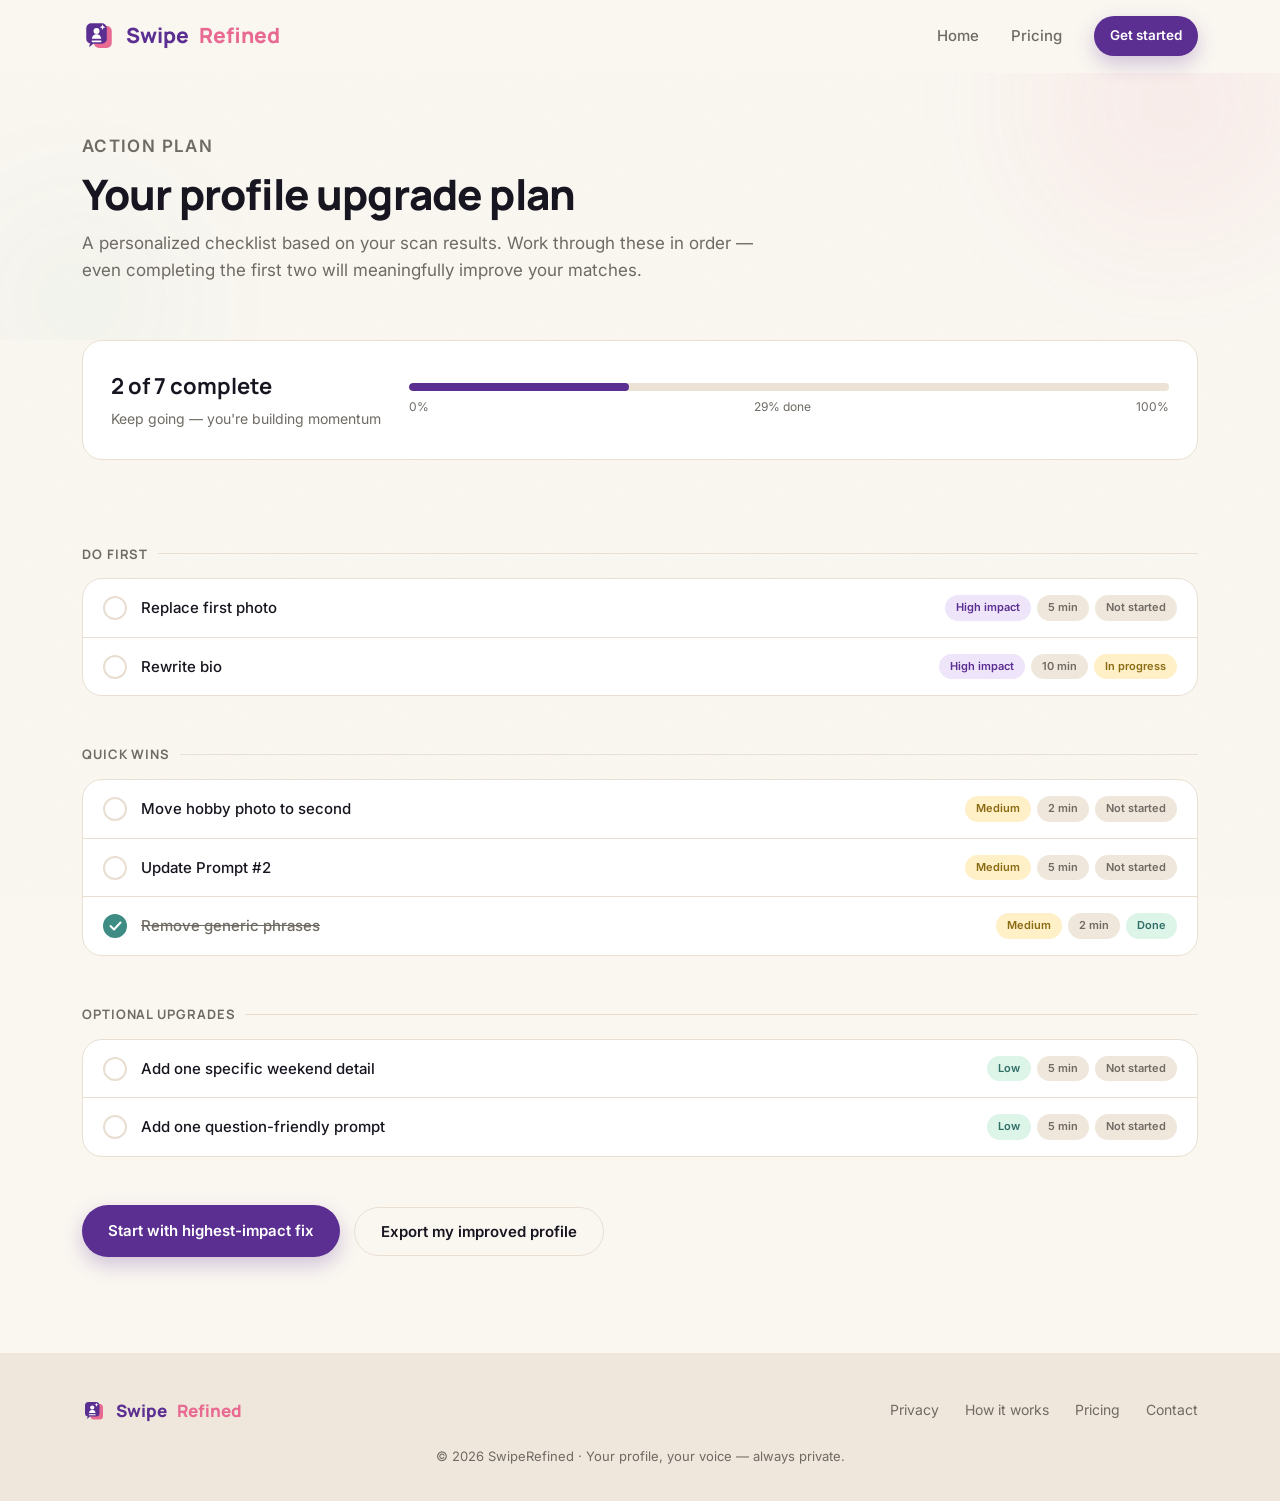
<file: 08-action-plan-refined.html>
<!DOCTYPE html>
<html lang="en">
<head>
<meta charset="UTF-8" />
<meta name="viewport" content="width=device-width, initial-scale=1.0" />
<title>SwipeRefined — Your Profile Upgrade Plan</title>
<link rel="preconnect" href="https://fonts.googleapis.com" />
<link rel="preconnect" href="https://fonts.gstatic.com" crossorigin />
<link rel="stylesheet" href="kit.css" />
<style>
/* ── Progress bar ── */
.bar{height:8px;background:var(--palesand);border-radius:999px;overflow:hidden}
.bar>span{display:block;height:100%;background:var(--coral);border-radius:999px;width:0;transition:width 1s var(--ease)}

/* ── Progress summary card ── */
.progress-card{display:flex;align-items:center;gap:28px;flex-wrap:wrap}
.progress-card .bar-wrap{flex:1;min-width:180px}
.progress-card .bar{flex:1}
.prog-label{font-family:'Manrope';font-weight:700;font-size:22px;white-space:nowrap}
.prog-sub{font-size:14px;color:var(--gray);margin-top:4px}

/* ── Section labels ── */
.plan-section-label{font-family:'Manrope';font-weight:700;font-size:13px;letter-spacing:.07em;text-transform:uppercase;
  color:var(--gray);margin-bottom:14px;margin-top:48px;display:flex;align-items:center;gap:10px}
.plan-section-label::after{content:"";flex:1;height:1px;background:var(--border)}

/* ── Checklist item row ── */
.task-row{display:flex;align-items:center;gap:14px;padding:16px 20px;border-bottom:1px solid var(--border)}
.task-row:last-child{border-bottom:none}
.task-check{width:24px;height:24px;border-radius:50%;border:2px solid var(--border);flex-shrink:0;display:grid;place-items:center;transition:background .2s,border-color .2s}
.task-check.done{background:var(--green);border-color:var(--green)}
.task-check svg{display:none}
.task-check.done svg{display:block}
.task-title{flex:1;font-size:15px;font-weight:500}
.task-title.done{color:var(--gray);text-decoration:line-through}
.task-pills{display:flex;gap:6px;flex-wrap:wrap;justify-content:flex-end}

/* ── Action row ── */
.action-row{display:flex;gap:14px;flex-wrap:wrap;align-items:center;margin-top:48px}

/* ── Hero header ── */
.plan-hero{padding:60px 0 20px;position:relative;overflow:hidden}

@media(max-width:600px){
  .task-row{flex-wrap:wrap;gap:10px}
  .task-pills{justify-content:flex-start}
  .prog-label{font-size:18px}
}
</style>
</head>
<body>

<!-- NAV -->
<nav class="sr-nav">
  <div class="wrap">
    <div class="nav-inner">
      <a href="01-landing-refined.html" class="logo" aria-label="SwipeRefined home">
        <span class="mark">
          <svg width="16" height="16" fill="none" viewBox="0 0 16 16"><path d="M8 2l1.8 3.6L14 6.3l-3 2.9.7 4.1L8 11.4l-3.7 1.9.7-4.1-3-2.9 4.2-.7L8 2z" fill="#fff"/></svg>
        </span>
        <span class="swipe">Swipe</span><span class="refined">Refined</span>
      </a>
      <div class="nav-links">
        <a href="01-landing-refined.html">Home</a>
        <a href="09-pricing-refined.html">Pricing</a>
        <a href="09-pricing-refined.html" class="btn btn-primary btn-sm">Get started</a>
      </div>
    </div>
  </div>
</nav>

<!-- HERO HEADER -->
<section class="plan-hero">
  <div class="blob blob-coral" style="width:420px;height:420px;top:-180px;right:-100px;opacity:.35"></div>
  <div class="blob blob-teal" style="width:320px;height:320px;bottom:-120px;left:-80px;opacity:.25"></div>
  <div class="wrap">
    <div class="sec-head reveal">
      <p class="kick">Action plan</p>
      <h1>Your profile upgrade plan</h1>
      <p>A personalized checklist based on your scan results. Work through these in order — even completing the first two will meaningfully improve your matches.</p>
    </div>
  </div>
</section>

<!-- PROGRESS SUMMARY -->
<section style="padding:0 0 12px">
  <div class="wrap">
    <div class="card reveal" style="margin-bottom:8px">
      <div class="progress-card">
        <div>
          <div class="prog-label">2 of 7 complete</div>
          <div class="prog-sub">Keep going — you're building momentum</div>
        </div>
        <div class="bar-wrap">
          <div class="bar"><span data-bar style="--w:29%"></span></div>
          <div style="display:flex;justify-content:space-between;margin-top:6px;font-size:12px;color:var(--gray)">
            <span>0%</span><span>29% done</span><span>100%</span>
          </div>
        </div>
      </div>
    </div>
  </div>
</section>

<!-- MAIN PLAN -->
<section class="sec-pad" style="padding-top:16px">
  <div class="wrap">

    <!-- DO FIRST -->
    <div class="plan-section-label reveal">Do first</div>
    <div class="card stagger" style="padding:0;overflow:hidden">

      <div class="task-row reveal" style="--i:0">
        <span class="task-check" aria-label="Not started"></span>
        <span class="task-title">Replace first photo</span>
        <span class="task-pills">
          <span class="pill priority">High impact</span>
          <span class="pill neutral">5 min</span>
          <span class="pill neutral">Not started</span>
        </span>
      </div>

      <div class="task-row reveal" style="--i:1">
        <span class="task-check" aria-label="In progress"></span>
        <span class="task-title">Rewrite bio</span>
        <span class="task-pills">
          <span class="pill priority">High impact</span>
          <span class="pill neutral">10 min</span>
          <span class="pill improve">In progress</span>
        </span>
      </div>

    </div>

    <!-- QUICK WINS -->
    <div class="plan-section-label reveal">Quick wins</div>
    <div class="card stagger" style="padding:0;overflow:hidden">

      <div class="task-row reveal" style="--i:0">
        <span class="task-check" aria-label="Not started"></span>
        <span class="task-title">Move hobby photo to second</span>
        <span class="task-pills">
          <span class="pill improve">Medium</span>
          <span class="pill neutral">2 min</span>
          <span class="pill neutral">Not started</span>
        </span>
      </div>

      <div class="task-row reveal" style="--i:1">
        <span class="task-check" aria-label="Not started"></span>
        <span class="task-title">Update Prompt #2</span>
        <span class="task-pills">
          <span class="pill improve">Medium</span>
          <span class="pill neutral">5 min</span>
          <span class="pill neutral">Not started</span>
        </span>
      </div>

      <div class="task-row reveal" style="--i:2">
        <span class="task-check done" aria-label="Done">
          <svg width="13" height="10" viewBox="0 0 13 10" fill="none"><path d="M1.5 5l3.5 3.5 6.5-7" stroke="#fff" stroke-width="2" stroke-linecap="round" stroke-linejoin="round"/></svg>
        </span>
        <span class="task-title done">Remove generic phrases</span>
        <span class="task-pills">
          <span class="pill improve">Medium</span>
          <span class="pill neutral">2 min</span>
          <span class="pill strong-c">Done</span>
        </span>
      </div>

    </div>

    <!-- OPTIONAL UPGRADES -->
    <div class="plan-section-label reveal">Optional upgrades</div>
    <div class="card stagger" style="padding:0;overflow:hidden">

      <div class="task-row reveal" style="--i:0">
        <span class="task-check" aria-label="Not started"></span>
        <span class="task-title">Add one specific weekend detail</span>
        <span class="task-pills">
          <span class="pill teal">Low</span>
          <span class="pill neutral">5 min</span>
          <span class="pill neutral">Not started</span>
        </span>
      </div>

      <div class="task-row reveal" style="--i:1">
        <span class="task-check" aria-label="Not started"></span>
        <span class="task-title">Add one question-friendly prompt</span>
        <span class="task-pills">
          <span class="pill teal">Low</span>
          <span class="pill neutral">5 min</span>
          <span class="pill neutral">Not started</span>
        </span>
      </div>

    </div>

    <!-- ACTION ROW -->
    <div class="action-row reveal">
      <a href="09-pricing-refined.html" class="btn btn-primary">Start with highest-impact fix</a>
      <button class="btn btn-ghost">Export my improved profile</button>
    </div>

  </div>
</section>

<!-- FOOTER -->
<footer class="sr-foot">
  <div class="wrap">
    <div class="foot-inner">
      <a href="01-landing-refined.html" class="logo" style="font-size:17px">
        <span class="mark" style="width:24px;height:24px;border-radius:7px">
          <svg width="12" height="12" fill="none" viewBox="0 0 16 16"><path d="M8 2l1.8 3.6L14 6.3l-3 2.9.7 4.1L8 11.4l-3.7 1.9.7-4.1-3-2.9 4.2-.7L8 2z" fill="#fff"/></svg>
        </span>
        <span class="swipe">Swipe</span><span class="refined">Refined</span>
      </a>
      <nav class="foot-links" aria-label="Footer links">
        <a href="#">Privacy</a>
        <a href="#">How it works</a>
        <a href="09-pricing-refined.html">Pricing</a>
        <a href="#">Contact</a>
      </nav>
    </div>
    <p class="foot-note">© 2026 SwipeRefined · Your profile, your voice — always private.</p>
  </div>
</footer>

<script src="kit.js" defer></script>
<script>
  /* Animate progress bar on load */
  document.addEventListener('DOMContentLoaded', () => {
    const bar = document.querySelector('[data-bar]');
    if (bar) {
      requestAnimationFrame(() => {
        bar.style.width = getComputedStyle(bar).getPropertyValue('--w') || '29%';
      });
    }
  });
</script>
</body>
</html>
</file>
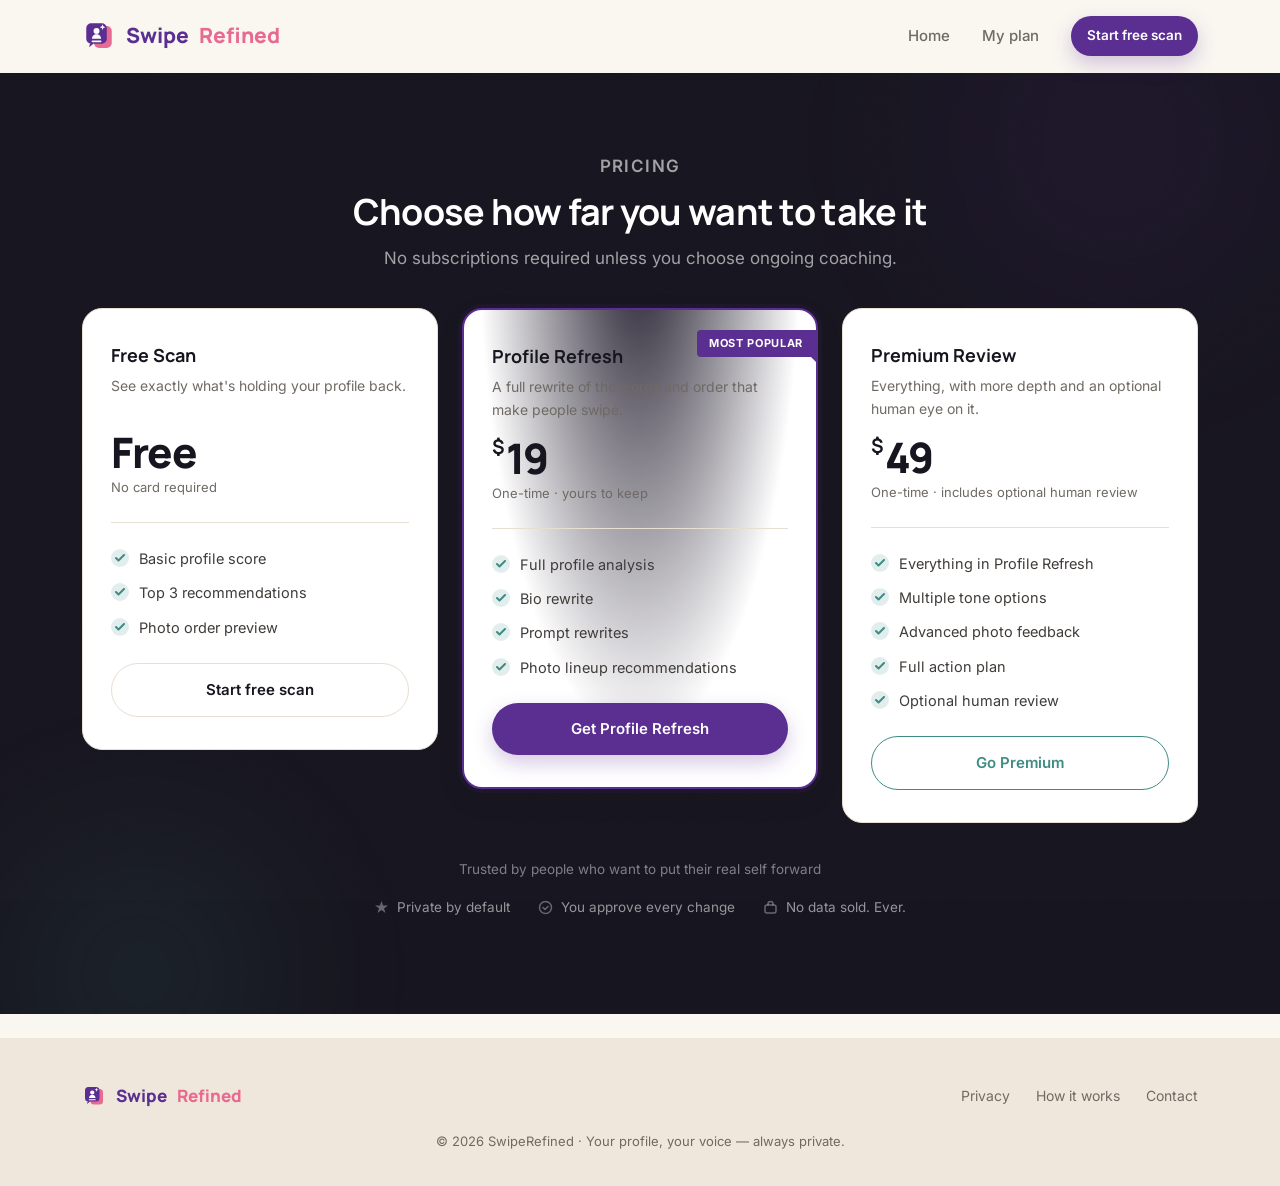
<file: 09-pricing-refined.html>
<!DOCTYPE html>
<html lang="en">
<head>
<meta charset="UTF-8" />
<meta name="viewport" content="width=device-width, initial-scale=1.0" />
<title>SwipeRefined — Pricing</title>
<link rel="preconnect" href="https://fonts.googleapis.com" />
<link rel="preconnect" href="https://fonts.gstatic.com" crossorigin />
<link rel="stylesheet" href="kit.css" />
<style>
/* ── Pricing section band ── */
.pricing-band{background:var(--dark);position:relative;overflow:hidden;padding:80px 0 96px}
.pricing-band .sec-head h2,.pricing-band .sec-head p,.pricing-band .kick{color:#fff}
.pricing-band .sec-head p{color:rgba(255,255,255,.6)}
.pricing-band .kick{color:var(--coral)}

/* ── Cards grid ── */
.pricing-grid{display:grid;grid-template-columns:repeat(3,1fr);gap:24px;align-items:start}
@media(max-width:820px){.pricing-grid{grid-template-columns:1fr;max-width:420px;margin:0 auto}}

/* ── Pricing card base ── */
.p-card{background:var(--card);border:1px solid var(--border);border-radius:var(--r-lg);padding:32px 28px;
  position:relative;transition:transform .3s var(--ease),box-shadow .3s var(--ease)}
.p-card:hover{transform:translateY(-6px);box-shadow:var(--shadow-lg)}

/* ── Featured card ── */
.p-card.featured{border:2px solid var(--coral);
  box-shadow:0 0 0 4px rgba(91,46,145,.10),var(--shadow);
  background:radial-gradient(ellipse at 50% -20%, rgba(91,46,145,.07) 0%, var(--card) 65%)}
.p-card.featured:hover{transform:translateY(-8px);box-shadow:0 0 0 4px rgba(91,46,145,.12),var(--shadow-lg)}

/* ── Ribbon ── */
.ribbon{position:absolute;top:20px;right:-1px;background:var(--coral);color:#fff;
  font-size:11px;font-weight:700;letter-spacing:.06em;text-transform:uppercase;
  padding:5px 14px 5px 12px;border-radius:4px 0 0 4px}
.ribbon::after{content:"";position:absolute;right:0;bottom:-6px;border:3px solid transparent;
  border-top-color:#5B2E91;border-right-color:#5B2E91}

/* ── Price display ── */
.p-price{font-family:'Manrope';font-weight:800;font-size:42px;letter-spacing:-.03em;
  color:var(--charcoal);line-height:1;margin:16px 0 4px}
.p-price sup{font-size:20px;font-weight:700;vertical-align:top;margin-top:8px;margin-right:2px}
.p-price-note{font-size:13px;color:var(--gray);margin-bottom:24px}
.p-name{font-family:'Manrope';font-weight:700;font-size:18px;color:var(--charcoal)}
.p-desc{font-size:14px;color:var(--gray);margin-top:6px;margin-bottom:0;min-height:40px}

/* ── Feature list ── */
.p-features{list-style:none;margin:24px 0;display:flex;flex-direction:column;gap:11px}
.p-features li{display:flex;align-items:flex-start;gap:10px;font-size:14.5px;color:#403c39}
.p-features li .chk{width:18px;height:18px;border-radius:50%;background:rgba(62,140,132,.15);
  display:grid;place-items:center;flex-shrink:0;margin-top:2px}
.p-features li .chk svg{stroke:var(--green)}

/* ── Divider ── */
.p-div{height:1px;background:var(--border);margin:20px 0}

/* ── CTA full width ── */
.p-cta{width:100%;justify-content:center}

/* ── Trust strip ── */
.trust-strip{padding:36px 0 0;text-align:center}
.trust-badges{display:flex;align-items:center;justify-content:center;gap:28px;flex-wrap:wrap;margin-top:16px}
.trust-badge{display:flex;align-items:center;gap:8px;font-size:13.5px;color:rgba(255,255,255,.55)}
.trust-badge svg{opacity:.7}

/* ── Blob in dark band ── */
.dark-blob{position:absolute;border-radius:50%;filter:blur(80px);pointer-events:none;z-index:0}

/* ── Wrap z-index inside band ── */
.pricing-band>.wrap{position:relative;z-index:2}
</style>
</head>
<body>

<!-- NAV -->
<nav class="sr-nav">
  <div class="wrap">
    <div class="nav-inner">
      <a href="01-landing-refined.html" class="logo" aria-label="SwipeRefined home">
        <span class="mark">
          <svg width="16" height="16" fill="none" viewBox="0 0 16 16"><path d="M8 2l1.8 3.6L14 6.3l-3 2.9.7 4.1L8 11.4l-3.7 1.9.7-4.1-3-2.9 4.2-.7L8 2z" fill="#fff"/></svg>
        </span>
        <span class="swipe">Swipe</span><span class="refined">Refined</span>
      </a>
      <div class="nav-links">
        <a href="01-landing-refined.html">Home</a>
        <a href="08-action-plan-refined.html">My plan</a>
        <a href="#" class="btn btn-primary btn-sm">Start free scan</a>
      </div>
    </div>
  </div>
</nav>

<!-- PRICING BAND -->
<section class="pricing-band">

  <!-- atmosphere blobs -->
  <div class="dark-blob" style="width:500px;height:500px;background:radial-gradient(circle,rgba(91,46,145,.18),transparent 70%);top:-180px;right:-80px;opacity:.9"></div>
  <div class="dark-blob" style="width:400px;height:400px;background:radial-gradient(circle,rgba(62,140,132,.22),transparent 70%);bottom:-160px;left:-60px;opacity:.9"></div>

  <div class="wrap">
    <div class="sec-head center reveal">
      <p class="kick">Pricing</p>
      <h2>Choose how far you want to take it</h2>
      <p>No subscriptions required unless you choose ongoing coaching.</p>
    </div>

    <div class="pricing-grid stagger">

      <!-- FREE SCAN -->
      <div class="p-card card-hover reveal" style="--i:0">
        <p class="p-name">Free Scan</p>
        <p class="p-desc">See exactly what's holding your profile back.</p>
        <div class="p-price"><span>Free</span></div>
        <p class="p-price-note">No card required</p>
        <div class="p-div"></div>
        <ul class="p-features">
          <li>
            <span class="chk"><svg width="10" height="8" viewBox="0 0 10 8" fill="none" stroke-width="2" stroke-linecap="round" stroke-linejoin="round"><path d="M1 4l2.5 2.5L9 1"/></svg></span>
            Basic profile score
          </li>
          <li>
            <span class="chk"><svg width="10" height="8" viewBox="0 0 10 8" fill="none" stroke-width="2" stroke-linecap="round" stroke-linejoin="round"><path d="M1 4l2.5 2.5L9 1"/></svg></span>
            Top 3 recommendations
          </li>
          <li>
            <span class="chk"><svg width="10" height="8" viewBox="0 0 10 8" fill="none" stroke-width="2" stroke-linecap="round" stroke-linejoin="round"><path d="M1 4l2.5 2.5L9 1"/></svg></span>
            Photo order preview
          </li>
        </ul>
        <a href="#" class="btn btn-ghost p-cta">Start free scan</a>
      </div>

      <!-- PROFILE REFRESH (FEATURED) -->
      <div class="p-card featured reveal" style="--i:1">
        <span class="ribbon">Most popular</span>
        <p class="p-name">Profile Refresh</p>
        <p class="p-desc">A full rewrite of the words and order that make people swipe.</p>
        <div class="p-price"><sup>$</sup>19</div>
        <p class="p-price-note">One-time · yours to keep</p>
        <div class="p-div"></div>
        <ul class="p-features">
          <li>
            <span class="chk"><svg width="10" height="8" viewBox="0 0 10 8" fill="none" stroke-width="2" stroke-linecap="round" stroke-linejoin="round"><path d="M1 4l2.5 2.5L9 1"/></svg></span>
            Full profile analysis
          </li>
          <li>
            <span class="chk"><svg width="10" height="8" viewBox="0 0 10 8" fill="none" stroke-width="2" stroke-linecap="round" stroke-linejoin="round"><path d="M1 4l2.5 2.5L9 1"/></svg></span>
            Bio rewrite
          </li>
          <li>
            <span class="chk"><svg width="10" height="8" viewBox="0 0 10 8" fill="none" stroke-width="2" stroke-linecap="round" stroke-linejoin="round"><path d="M1 4l2.5 2.5L9 1"/></svg></span>
            Prompt rewrites
          </li>
          <li>
            <span class="chk"><svg width="10" height="8" viewBox="0 0 10 8" fill="none" stroke-width="2" stroke-linecap="round" stroke-linejoin="round"><path d="M1 4l2.5 2.5L9 1"/></svg></span>
            Photo lineup recommendations
          </li>
        </ul>
        <a href="#" class="btn btn-primary p-cta">Get Profile Refresh</a>
      </div>

      <!-- PREMIUM REVIEW -->
      <div class="p-card card-hover reveal" style="--i:2">
        <p class="p-name">Premium Review</p>
        <p class="p-desc">Everything, with more depth and an optional human eye on it.</p>
        <div class="p-price"><sup>$</sup>49</div>
        <p class="p-price-note">One-time · includes optional human review</p>
        <div class="p-div"></div>
        <ul class="p-features">
          <li>
            <span class="chk"><svg width="10" height="8" viewBox="0 0 10 8" fill="none" stroke-width="2" stroke-linecap="round" stroke-linejoin="round"><path d="M1 4l2.5 2.5L9 1"/></svg></span>
            Everything in Profile Refresh
          </li>
          <li>
            <span class="chk"><svg width="10" height="8" viewBox="0 0 10 8" fill="none" stroke-width="2" stroke-linecap="round" stroke-linejoin="round"><path d="M1 4l2.5 2.5L9 1"/></svg></span>
            Multiple tone options
          </li>
          <li>
            <span class="chk"><svg width="10" height="8" viewBox="0 0 10 8" fill="none" stroke-width="2" stroke-linecap="round" stroke-linejoin="round"><path d="M1 4l2.5 2.5L9 1"/></svg></span>
            Advanced photo feedback
          </li>
          <li>
            <span class="chk"><svg width="10" height="8" viewBox="0 0 10 8" fill="none" stroke-width="2" stroke-linecap="round" stroke-linejoin="round"><path d="M1 4l2.5 2.5L9 1"/></svg></span>
            Full action plan
          </li>
          <li>
            <span class="chk"><svg width="10" height="8" viewBox="0 0 10 8" fill="none" stroke-width="2" stroke-linecap="round" stroke-linejoin="round"><path d="M1 4l2.5 2.5L9 1"/></svg></span>
            Optional human review
          </li>
        </ul>
        <a href="#" class="btn btn-teal p-cta">Go Premium</a>
      </div>

    </div>

    <!-- TRUST STRIP -->
    <div class="trust-strip reveal">
      <p style="color:rgba(255,255,255,.45);font-size:13.5px">Trusted by people who want to put their real self forward</p>
      <div class="trust-badges">
        <span class="trust-badge">
          <svg width="15" height="15" viewBox="0 0 15 15" fill="none"><path d="M7.5 1l1.5 4.5H14l-4 2.9 1.5 4.6L7.5 10l-4 2.9 1.5-4.6-4-2.9h5L7.5 1z" fill="rgba(255,255,255,.5)"/></svg>
          Private by default
        </span>
        <span class="trust-badge">
          <svg width="15" height="15" viewBox="0 0 15 15" fill="none"><circle cx="7.5" cy="7.5" r="6" stroke="rgba(255,255,255,.5)" stroke-width="1.5"/><path d="M5 7.5l2 2 3-3" stroke="rgba(255,255,255,.5)" stroke-width="1.5" stroke-linecap="round" stroke-linejoin="round"/></svg>
          You approve every change
        </span>
        <span class="trust-badge">
          <svg width="15" height="15" viewBox="0 0 15 15" fill="none"><rect x="2" y="5" width="11" height="8" rx="2" stroke="rgba(255,255,255,.5)" stroke-width="1.5"/><path d="M5 5V4a2.5 2.5 0 015 0v1" stroke="rgba(255,255,255,.5)" stroke-width="1.5" stroke-linecap="round"/></svg>
          No data sold. Ever.
        </span>
      </div>
    </div>

  </div>
</section>

<!-- FOOTER -->
<footer class="sr-foot">
  <div class="wrap">
    <div class="foot-inner">
      <a href="01-landing-refined.html" class="logo" style="font-size:17px">
        <span class="mark" style="width:24px;height:24px;border-radius:7px">
          <svg width="12" height="12" fill="none" viewBox="0 0 16 16"><path d="M8 2l1.8 3.6L14 6.3l-3 2.9.7 4.1L8 11.4l-3.7 1.9.7-4.1-3-2.9 4.2-.7L8 2z" fill="#fff"/></svg>
        </span>
        <span class="swipe">Swipe</span><span class="refined">Refined</span>
      </a>
      <nav class="foot-links" aria-label="Footer links">
        <a href="#">Privacy</a>
        <a href="#">How it works</a>
        <a href="#">Contact</a>
      </nav>
    </div>
    <p class="foot-note">© 2026 SwipeRefined · Your profile, your voice — always private.</p>
  </div>
</footer>

<script src="kit.js" defer></script>
</body>
</html>
</file>
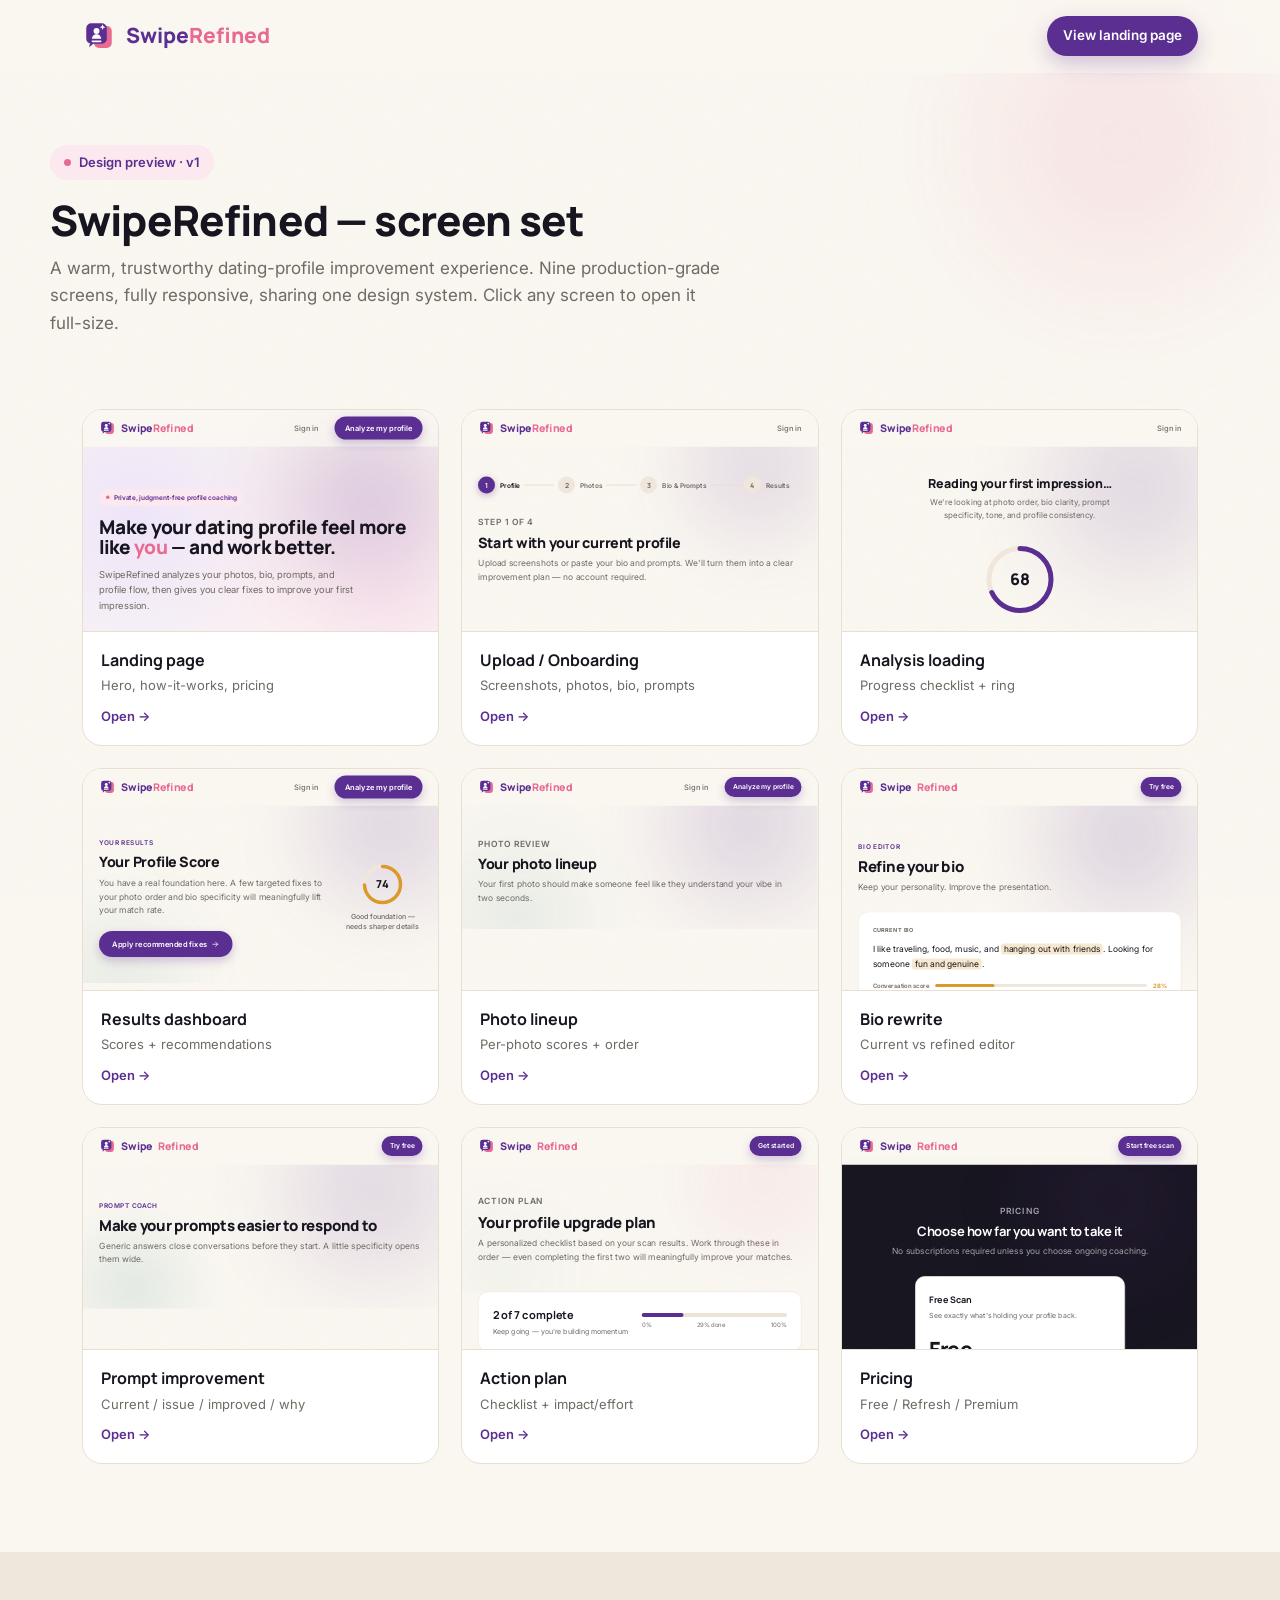
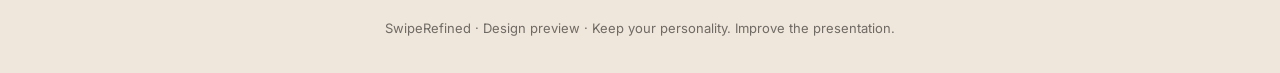
<file: gallery.html>
<!DOCTYPE html>
<html lang="en">
<head>
<meta charset="UTF-8" />
<meta name="viewport" content="width=device-width, initial-scale=1.0" />
<title>SwipeRefined — Design Preview</title>
<link rel="icon" href="assets/favicon.ico" sizes="any" />
<link rel="icon" type="image/svg+xml" href="assets/logo-mark.svg" />
<link rel="icon" type="image/png" sizes="32x32" href="assets/favicon-32.png" />
<link rel="apple-touch-icon" href="assets/apple-touch-icon.png" />
<link rel="manifest" href="site.webmanifest" />
<meta name="theme-color" content="#5B2E91" />
<meta property="og:type" content="website" />
<meta property="og:title" content="SwipeRefined — Better profile. Better connections." />
<meta property="og:description" content="Improve your dating profile without losing what makes you you." />
<meta property="og:image" content="https://www.swiperefined.com/assets/og-image.png" />
<meta name="twitter:card" content="summary_large_image" />
<link rel="stylesheet" href="kit.css" />
<style>
  .hero-i{padding:72px 0 36px;position:relative}
  .grid{display:grid;grid-template-columns:repeat(3,1fr);gap:22px}
  @media(max-width:860px){.grid{grid-template-columns:repeat(2,1fr)}}
  @media(max-width:560px){.grid{grid-template-columns:1fr}}
  .scard{display:flex;flex-direction:column;overflow:hidden;padding:0;text-decoration:none;color:inherit}
  .scard .thumb{aspect-ratio:16/10;background:var(--sand);position:relative;overflow:hidden;border-bottom:1px solid var(--border)}
  .scard iframe{position:absolute;top:0;left:0;width:200%;height:200%;transform:scale(.5);transform-origin:top left;border:0;pointer-events:none;background:var(--cream)}
  .scard .meta{padding:16px 18px}
  .scard .meta .n{font-family:'Manrope';font-weight:700;font-size:16px}
  .scard .meta .d{font-size:13px;color:var(--gray);margin-top:2px}
  .scard .open{margin-top:10px;font-size:13px;font-weight:600;color:var(--coral);display:inline-flex;align-items:center;gap:5px}
</style>
</head>
<body>
<nav class="sr-nav"><div class="wrap nav-inner">
  <a class="logo" href="./"><span class="mark"><svg width="16" height="16" viewBox="0 0 24 24" fill="none"><rect x="4" y="3" width="16" height="18" rx="3" stroke="#fff" stroke-width="2"/><path d="M9 16l1.5-3.5L14 11l-3.5-1.5L9 6l-1.5 3.5L4 11l3.5 1.5L9 16z" fill="#fff"/></svg></span><span><span class="swipe">Swipe</span><span class="refined">Refined</span></span></a>
  <div class="nav-links"><a href="01-landing-refined.html" class="btn btn-primary btn-sm">View landing page</a></div>
</div></nav>

<header class="hero-i wrap">
  <span class="blob blob-coral" style="width:420px;height:420px;top:-140px;right:-100px"></span>
  <div class="reveal"><span class="eyebrow"><span class="dot"></span>Design preview · v1</span></div>
  <div class="sec-head" style="margin-top:18px">
    <h1 class="reveal">SwipeRefined — screen set</h1>
    <p class="reveal">A warm, trustworthy dating-profile improvement experience. Nine production-grade screens, fully responsive, sharing one design system. Click any screen to open it full-size.</p>
  </div>
</header>

<main class="wrap" style="padding-bottom:64px">
  <div class="grid stagger">
    <!-- cards -->
    <a class="scard card card-hover reveal" href="01-landing-refined.html"><div class="thumb"><iframe src="01-landing-refined.html" loading="lazy" title="Landing"></iframe></div><div class="meta"><div class="n">Landing page</div><div class="d">Hero, how-it-works, pricing</div><span class="open">Open →</span></div></a>
    <a class="scard card card-hover reveal" href="02-upload-refined.html"><div class="thumb"><iframe src="02-upload-refined.html" loading="lazy" title="Upload"></iframe></div><div class="meta"><div class="n">Upload / Onboarding</div><div class="d">Screenshots, photos, bio, prompts</div><span class="open">Open →</span></div></a>
    <a class="scard card card-hover reveal" href="03-loading-refined.html"><div class="thumb"><iframe src="03-loading-refined.html" loading="lazy" title="Loading"></iframe></div><div class="meta"><div class="n">Analysis loading</div><div class="d">Progress checklist + ring</div><span class="open">Open →</span></div></a>
    <a class="scard card card-hover reveal" href="04-results-refined.html"><div class="thumb"><iframe src="04-results-refined.html" loading="lazy" title="Results"></iframe></div><div class="meta"><div class="n">Results dashboard</div><div class="d">Scores + recommendations</div><span class="open">Open →</span></div></a>
    <a class="scard card card-hover reveal" href="05-photo-lineup-refined.html"><div class="thumb"><iframe src="05-photo-lineup-refined.html" loading="lazy" title="Photo lineup"></iframe></div><div class="meta"><div class="n">Photo lineup</div><div class="d">Per-photo scores + order</div><span class="open">Open →</span></div></a>
    <a class="scard card card-hover reveal" href="06-bio-rewrite-refined.html"><div class="thumb"><iframe src="06-bio-rewrite-refined.html" loading="lazy" title="Bio rewrite"></iframe></div><div class="meta"><div class="n">Bio rewrite</div><div class="d">Current vs refined editor</div><span class="open">Open →</span></div></a>
    <a class="scard card card-hover reveal" href="07-prompt-improvement-refined.html"><div class="thumb"><iframe src="07-prompt-improvement-refined.html" loading="lazy" title="Prompts"></iframe></div><div class="meta"><div class="n">Prompt improvement</div><div class="d">Current / issue / improved / why</div><span class="open">Open →</span></div></a>
    <a class="scard card card-hover reveal" href="08-action-plan-refined.html"><div class="thumb"><iframe src="08-action-plan-refined.html" loading="lazy" title="Action plan"></iframe></div><div class="meta"><div class="n">Action plan</div><div class="d">Checklist + impact/effort</div><span class="open">Open →</span></div></a>
    <a class="scard card card-hover reveal" href="09-pricing-refined.html"><div class="thumb"><iframe src="09-pricing-refined.html" loading="lazy" title="Pricing"></iframe></div><div class="meta"><div class="n">Pricing</div><div class="d">Free / Refresh / Premium</div><span class="open">Open →</span></div></a>
  </div>
</main>

<footer class="sr-foot"><div class="wrap">
  <p class="foot-note">SwipeRefined · Design preview · Keep your personality. Improve the presentation.</p>
</div></footer>
<script src="kit.js" defer></script>
</body>
</html>
</file>
<file: kit.css>
/* SwipeRefined — shared design kit. "Modern Matchmaker" palette (plum / rose / teal).
   Brand-locked: Inter + Manrope. See ../DESIGN.md / ../COMPONENTS.md */
@import url("https://fonts.googleapis.com/css2?family=Manrope:wght@500;600;700;800&family=Inter:wght@400;500;600&display=swap");

:root{
  /* Modern Matchmaker palette */
  --bg:#FAF7F1; --card:#FFFFFF; --text:#17151F; --text-muted:#6F6A64;
  --primary:#5B2E91; --primary-hover:#472174; --primary-soft:#EFE5FA;
  --accent:#E86A92; --accent-soft:#FCE8EF;
  --secondary:#3E8C84; --secondary-soft:#DDF4E9;
  --warning:#FFF0C7; --warning-ink:#8A6A12;
  --border:#E8DED2;
  /* readable ink shades for soft backgrounds (AA contrast) */
  --teal-ink:#2F6E66; --rose-ink:#9D2D57;
  /* warm neutrals for tracks/fills */
  --sand:#EFE7DB; --palesand:#ECE3D6; --dark:#17151F;

  /* legacy aliases so existing class/markup color refs keep resolving */
  --cream:var(--bg); --charcoal:var(--text); --gray:var(--text-muted);
  --coral:var(--primary); --blush:var(--accent-soft);
  --teal:var(--secondary); --green:var(--secondary); --amber:#D99A2B;

  --shadow-sm:0 2px 8px rgba(23,21,31,.04);
  --shadow:0 10px 30px rgba(23,21,31,.07);
  --shadow-lg:0 24px 60px rgba(23,21,31,.12);
  --r-lg:20px; --r-md:14px; --r-sm:12px;
  --ease:cubic-bezier(.22,.61,.36,1);
  --container:1180px;
}
*{box-sizing:border-box;margin:0;padding:0}
html{scroll-behavior:smooth}
body{font-family:'Inter',sans-serif;color:var(--text);background:var(--bg);
  line-height:1.6;-webkit-font-smoothing:antialiased;position:relative;overflow-x:hidden}
/* tactile grain */
body::before{content:"";position:fixed;inset:0;z-index:1;pointer-events:none;opacity:.022;
  background-image:url("data:image/svg+xml,%3Csvg xmlns='http://www.w3.org/2000/svg' width='160' height='160'%3E%3Cfilter id='n'%3E%3CfeTurbulence type='fractalNoise' baseFrequency='.85' numOctaves='3'/%3E%3C/filter%3E%3Crect width='100%25' height='100%25' filter='url(%23n)'/%3E%3C/svg%3E")}
h1,h2,h3,.display{font-family:'Manrope',sans-serif;letter-spacing:-.02em;color:var(--text)}
a{text-decoration:none;color:inherit}
.wrap{max-width:var(--container);margin:0 auto;padding:0 32px;position:relative;z-index:2}
@media(max-width:600px){.wrap{padding:0 20px}}

/* Buttons */
.btn{display:inline-flex;align-items:center;justify-content:center;gap:8px;border:none;cursor:pointer;
  font-family:'Inter';font-weight:600;font-size:15px;border-radius:999px;padding:14px 26px;
  transition:transform .25s var(--ease),box-shadow .25s var(--ease),background .25s}
.btn:focus-visible{outline:3px solid rgba(91,46,145,.4);outline-offset:2px}
.btn-primary{background:var(--primary);color:#fff;box-shadow:0 8px 20px rgba(91,46,145,.26)}
.btn-primary:hover{background:var(--primary-hover);transform:translateY(-2px);box-shadow:0 14px 30px rgba(91,46,145,.34)}
.btn-ghost{background:transparent;color:var(--text);border:1.5px solid var(--border)}
.btn-ghost:hover{background:var(--sand);transform:translateY(-2px)}
.btn-teal{background:transparent;color:var(--secondary);border:1.5px solid var(--secondary)}
.btn-teal:hover{background:var(--secondary-soft);transform:translateY(-2px)}
.btn-sm{padding:9px 16px;font-size:13.5px}

/* Nav */
nav.sr-nav{position:sticky;top:0;z-index:50;backdrop-filter:blur(14px);
  background:rgba(250,247,241,.8);border-bottom:1px solid transparent;transition:border-color .3s,box-shadow .3s}
nav.sr-nav.scrolled{border-color:var(--border);box-shadow:var(--shadow-sm)}
.nav-inner{display:flex;align-items:center;justify-content:space-between;height:72px}
.logo{display:flex;align-items:center;gap:10px;font-family:'Manrope';font-weight:800;font-size:21px}
.logo .mark{width:34px;height:34px;background:url("assets/logo-mark.svg") center/contain no-repeat;
  display:grid;place-items:center}
.logo .mark svg{display:none} /* superseded by the SVG logo mark */
.logo .swipe{color:var(--primary)} .logo .refined{color:var(--accent)}
.nav-links{display:flex;align-items:center;gap:32px}
.nav-links a:not(.btn){font-size:15px;color:var(--text-muted);font-weight:500;position:relative;transition:color .2s}
.nav-links a:not(.btn)::after{content:"";position:absolute;left:0;bottom:-4px;width:0;height:2px;background:var(--accent);transition:width .25s var(--ease)}
.nav-links a:not(.btn):hover{color:var(--text)} .nav-links a:not(.btn):hover::after{width:100%}
@media(max-width:880px){.nav-links a:not(.btn):not(.signin){display:none}}

/* Layout helpers */
.sec-pad{padding:72px 0}
.sec-head{max-width:680px;margin:0 0 36px}
.sec-head.center{text-align:center;margin-left:auto;margin-right:auto}
.kick{font-size:13px;font-weight:600;letter-spacing:.08em;text-transform:uppercase;color:var(--primary);margin-bottom:12px}
.sec-head h1{font-size:clamp(30px,4vw,42px);font-weight:800;line-height:1.08;margin-bottom:12px}
.sec-head h2{font-size:clamp(26px,3.2vw,36px);font-weight:700;line-height:1.12;margin-bottom:12px}
.sec-head p{color:var(--text-muted);font-size:17px}
.eyebrow{display:inline-flex;align-items:center;gap:8px;background:var(--accent-soft);color:var(--primary);
  font-size:13px;font-weight:600;padding:7px 14px;border-radius:999px}
.eyebrow .dot{width:7px;height:7px;border-radius:50%;background:var(--accent)}

/* Cards */
.card{background:var(--card);border:1px solid var(--border);border-radius:var(--r-lg);padding:28px}
.card-sm{border-radius:var(--r-md);padding:20px}
.card-hover{transition:transform .3s var(--ease),box-shadow .3s var(--ease)}
.card-hover:hover{transform:translateY(-4px);box-shadow:var(--shadow)}

/* Pills / severity */
.pill{display:inline-flex;align-items:center;gap:6px;font-size:11px;font-weight:600;padding:4px 11px;border-radius:999px;white-space:nowrap}
.pill.good,.pill.strong-c{background:var(--secondary-soft);color:var(--teal-ink)}
.pill.warn,.pill.improve{background:var(--warning);color:var(--warning-ink)}
.pill.priority{background:var(--primary-soft);color:var(--primary)}
.pill.teal{background:var(--secondary-soft);color:var(--teal-ink)}
.pill.blush{background:var(--accent-soft);color:var(--rose-ink)}
.pill.neutral{background:var(--sand);color:var(--text-muted)}

/* Score ring (set --val 0-100, --col color) */
.ring{position:relative;width:var(--sz,56px);height:var(--sz,56px);flex-shrink:0}
.ring svg{transform:rotate(-90deg)}
.ring .val{position:absolute;inset:0;display:grid;place-items:center;font-family:'Manrope';font-weight:800}

/* Severity left-accent recommendation row */
.rec{display:flex;gap:14px;align-items:flex-start;background:var(--card);border:1px solid var(--border);
  border-left:4px solid var(--border);border-radius:var(--r-md);padding:16px 18px;transition:transform .25s var(--ease)}
.rec:hover{transform:translateX(3px)}
.rec.priority{border-left-color:var(--primary)} .rec.improve{border-left-color:var(--amber)} .rec.strong-c{border-left-color:var(--secondary)}
.rec .txt{font-size:14.5px;color:var(--text)}

/* Footer */
footer.sr-foot{background:var(--sand);padding:44px 0 34px;margin-top:24px}
.foot-inner{display:flex;justify-content:space-between;align-items:center;flex-wrap:wrap;gap:20px}
.foot-links{display:flex;gap:26px;flex-wrap:wrap}
.foot-links a{color:var(--text-muted);font-size:14px;transition:color .2s}.foot-links a:hover{color:var(--primary)}
.foot-note{color:var(--text-muted);font-size:13px;margin-top:22px;text-align:center}

/* Atmosphere blobs */
.blob{position:absolute;border-radius:50%;filter:blur(60px);opacity:.55;z-index:0;pointer-events:none}
.blob-coral{background:radial-gradient(circle,rgba(232,106,146,.30),transparent 70%)}
.blob-teal{background:radial-gradient(circle,rgba(62,140,132,.22),transparent 70%)}

/* Mobile bottom sticky CTA */
.mobile-cta{position:fixed;left:0;right:0;bottom:0;z-index:60;padding:14px 20px calc(14px + env(safe-area-inset-bottom));
  background:rgba(250,247,241,.94);backdrop-filter:blur(12px);border-top:1px solid var(--border);display:none}
.mobile-cta .btn{width:100%}
@media(max-width:600px){.mobile-cta{display:block}.has-mobile-cta{padding-bottom:96px}}

/* Reveal */
.reveal{opacity:0;transform:translateY(22px);transition:opacity .7s var(--ease),transform .7s var(--ease)}
.reveal.in{opacity:1;transform:none}
.stagger>.reveal{transition-delay:calc(var(--i,0)*80ms)}
@media(prefers-reduced-motion:reduce){
  .reveal{opacity:1;transform:none;transition:none}*{animation:none!important}html{scroll-behavior:auto}
}
</file>
